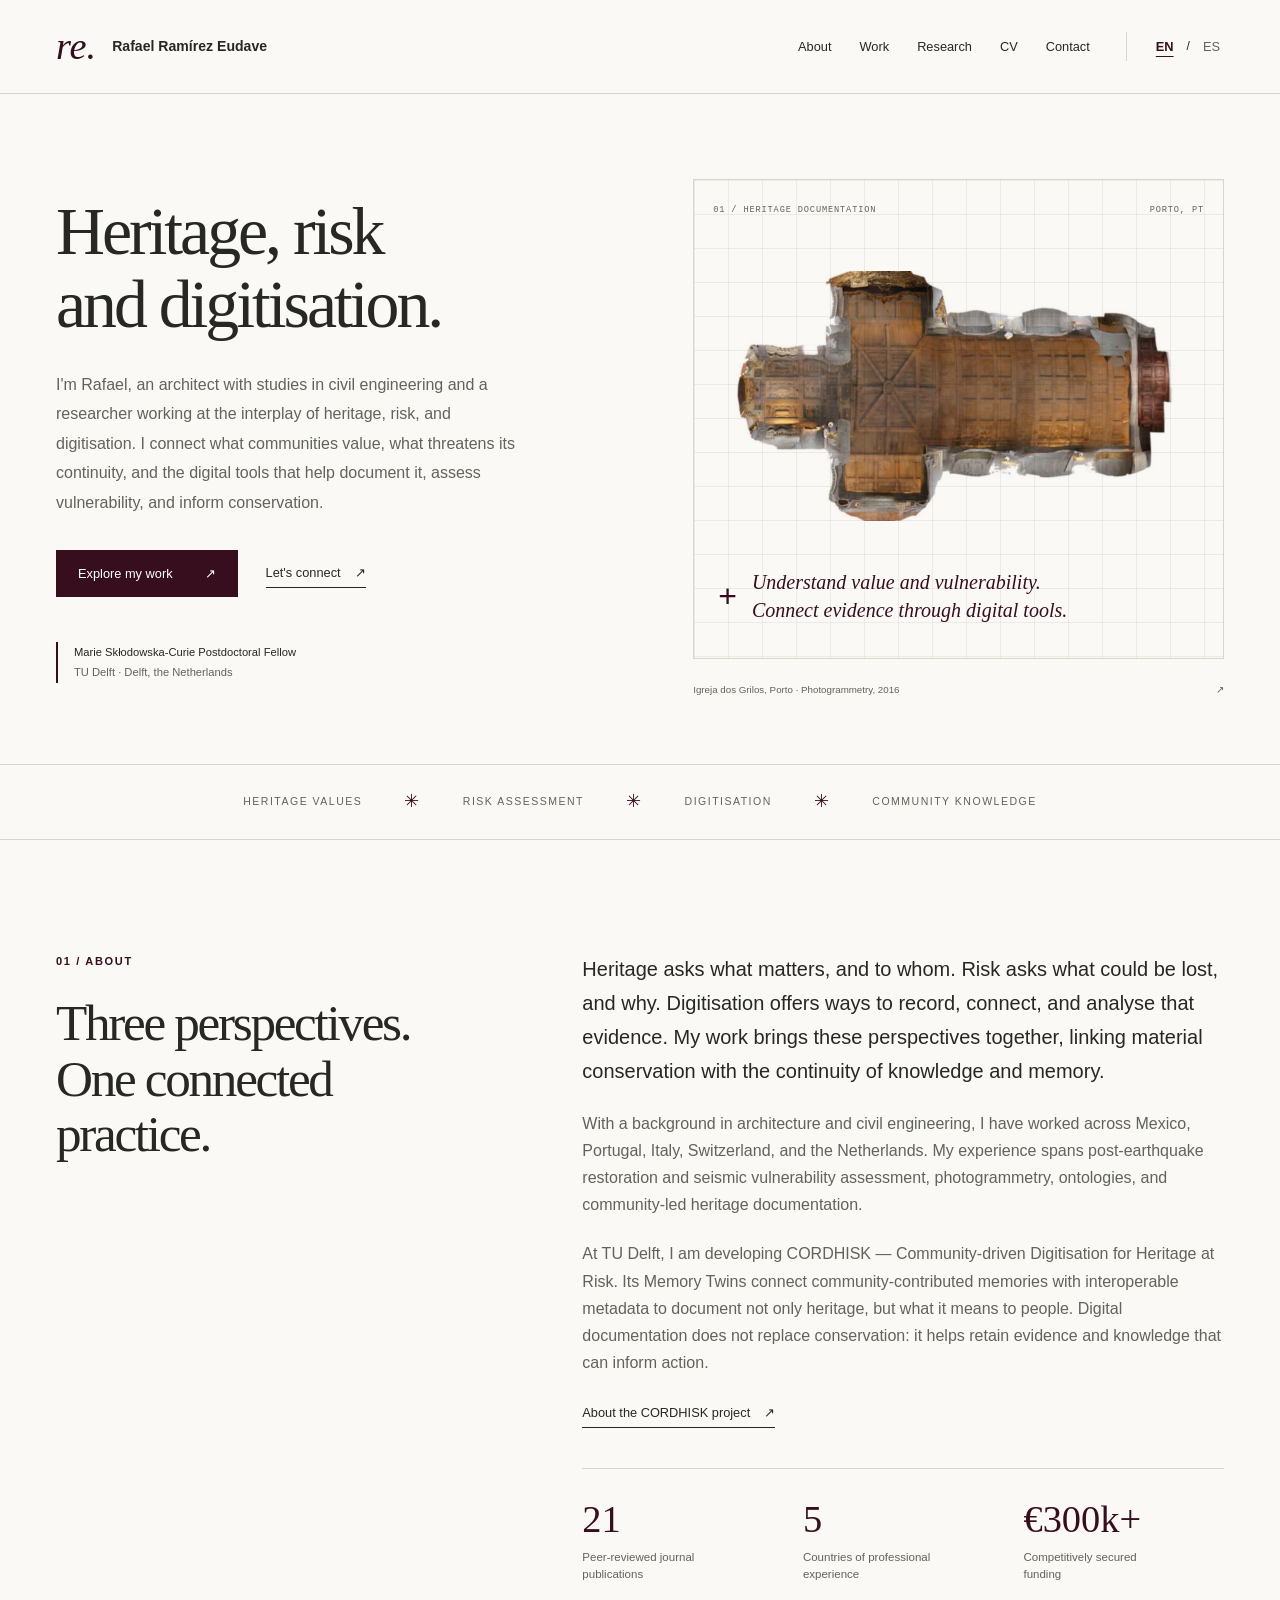
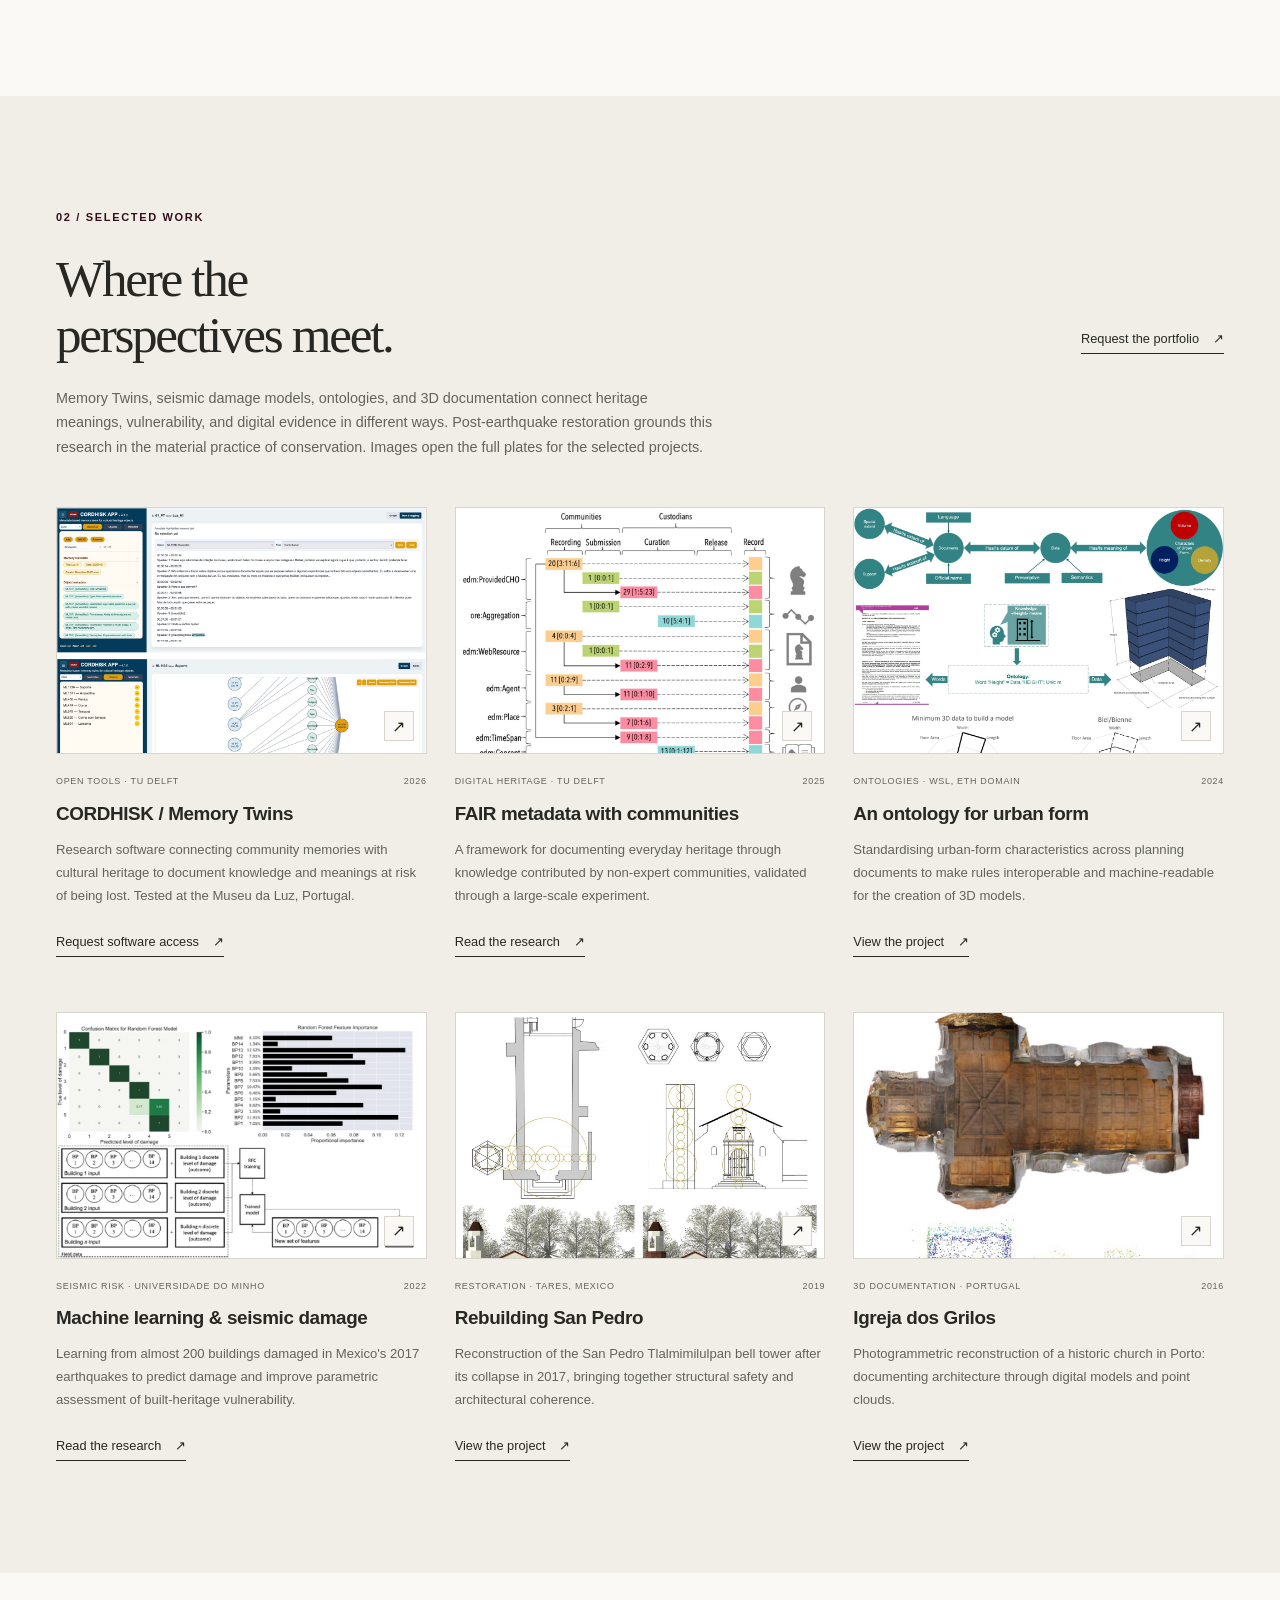
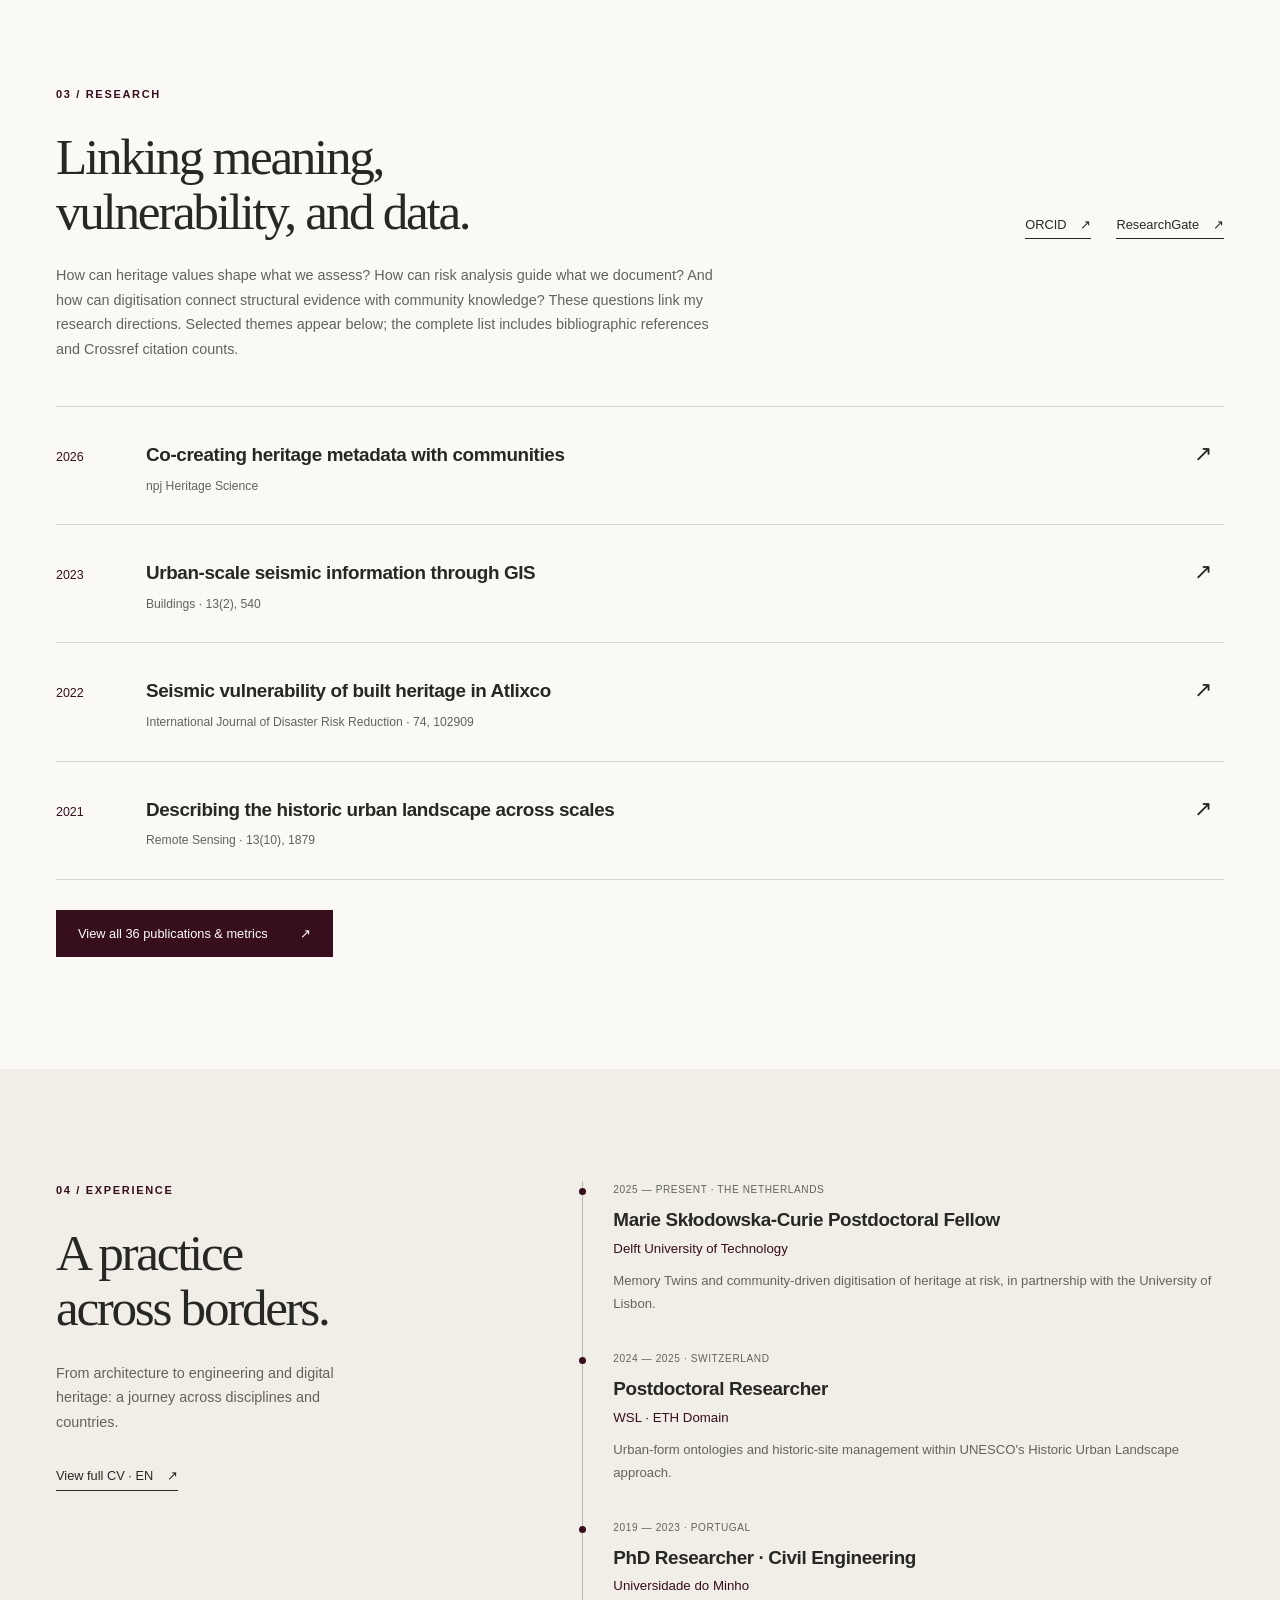
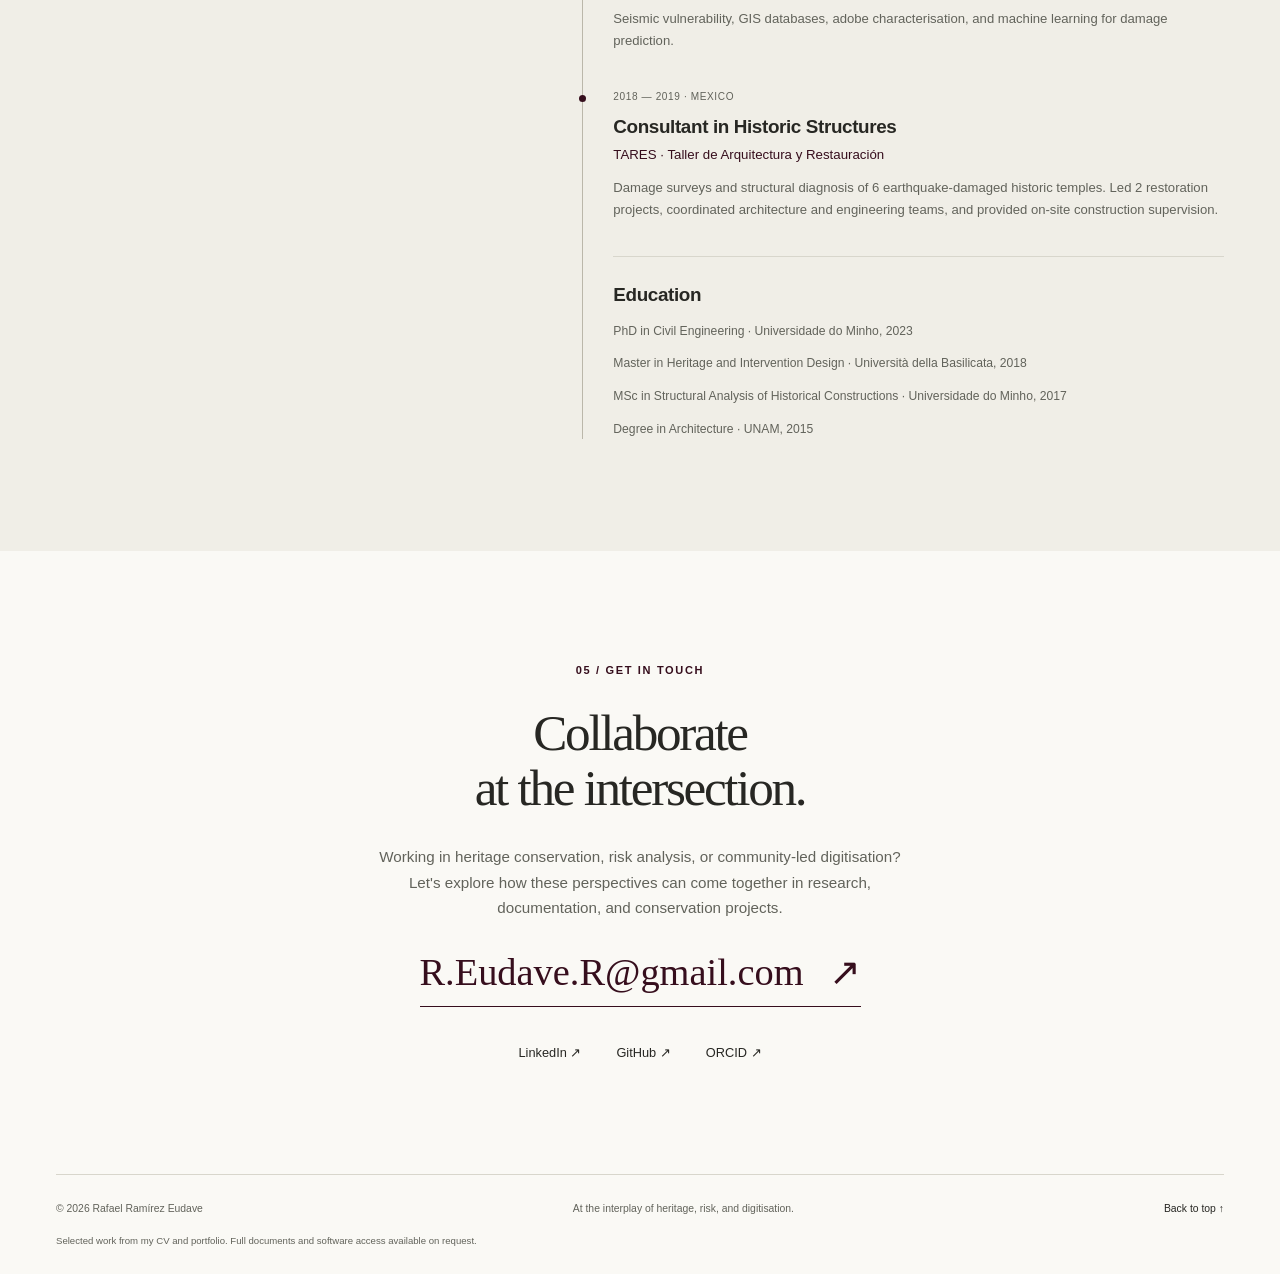
<file: index.html>
<!doctype html>
<html lang="en">
<head>
  <meta charset="utf-8">
  <meta name="viewport" content="width=device-width, initial-scale=1">
  <title>Rafael Ramírez Eudave | Heritage, risk &amp; digitisation</title>
  <meta name="description" content="Rafael Ramírez Eudave is an architect with studies in civil engineering, researching the interplay of heritage, risk, and digitisation at TU Delft.">
  <meta name="theme-color" content="#360e1d">
  <meta property="og:title" content="Rafael Ramírez Eudave | Heritage, risk &amp; digitisation">
  <meta property="og:description" content="Architect with studies in civil engineering, connecting heritage values, risk assessment, and digitisation to inform conservation.">
  <meta property="og:type" content="website">
  <meta property="og:url" content="https://r-eudave.github.io/">
  <meta property="og:image" content="https://r-eudave.github.io/assets/heritage-model.jpg">
  <meta property="og:image:alt" content="Photogrammetric reconstruction of the Igreja dos Grilos in Porto">
  <link rel="canonical" href="https://r-eudave.github.io/">
  <link rel="alternate" hreflang="en" href="https://r-eudave.github.io/?lang=en">
  <link rel="alternate" hreflang="es" href="https://r-eudave.github.io/?lang=es">
  <link rel="alternate" hreflang="x-default" href="https://r-eudave.github.io/">
  <link rel="icon" href="assets/favicon.svg" type="image/svg+xml">
  <link rel="stylesheet" href="styles.css">
  <script src="script.js" defer></script>
</head>
<body>
  <a class="skip-link" href="#main" data-es="Saltar al contenido">Skip to content</a>
  <header class="site-header">
    <a class="wordmark" href="#home" aria-label="Rafael Ramírez Eudave"><span class="monogram" aria-hidden="true">re.</span><span>Rafael Ramírez Eudave</span></a>
    <nav aria-label="Main navigation" data-es-aria="Navegación principal">
      <a href="#about" data-es="Perfil">About</a>
      <a href="#work" data-es="Proyectos">Work</a>
      <a href="#research" data-es="Investigación">Research</a>
      <a href="cv.html" data-local-page data-es="CV">CV</a>
      <a href="#contact" data-es="Contacto">Contact</a>
    </nav>
    <div class="language-switch" role="group" aria-label="Language" data-es-aria="Idioma">
      <a href="?lang=en" lang="en" hreflang="en" data-language="en" aria-current="true">EN</a>
      <span aria-hidden="true">/</span>
      <a href="?lang=es" lang="es" hreflang="es" data-language="es">ES</a>
    </div>
  </header>

  <main id="main">
    <section class="hero section-wrap" id="home" aria-labelledby="hero-title">
      <div class="hero-copy">
        <h1 id="hero-title" data-es="Patrimonio, riesgo<br>y digitalización." data-translation-html>Heritage, risk<br>and digitisation.</h1>
        <p class="hero-description" data-es="Soy Rafael, arquitecto con estudios en ingeniería civil e investigador. Trabajo en la intersección entre patrimonio, riesgo y digitalización: conecto lo que las comunidades valoran, lo que amenaza su continuidad y las herramientas digitales que permiten documentarlo, analizarlo y orientar su conservación.">I'm Rafael, an architect with studies in civil engineering and a researcher working at the interplay of heritage, risk, and digitisation. I connect what communities value, what threatens its continuity, and the digital tools that help document it, assess vulnerability, and inform conservation.</p>
        <div class="hero-actions">
          <a class="button" href="#work"><span data-es="Explorar proyectos">Explore my work</span><span aria-hidden="true">↗</span></a>
          <a class="text-link" href="#contact"><span data-es="Hablemos">Let's connect</span><span aria-hidden="true">↗</span></a>
        </div>
        <div class="hero-affiliation"><span class="affiliation-rule" aria-hidden="true"></span><p><strong data-es="Investigador posdoctoral Marie Skłodowska-Curie">Marie Skłodowska-Curie Postdoctoral Fellow</strong><br><span data-es="TU Delft · Delft, Países Bajos">TU Delft · Delft, the Netherlands</span></p></div>
      </div>
      <figure class="hero-visual">
        <div class="drawing-label" aria-hidden="true"><span data-es="01 / DOCUMENTACIÓN DEL PATRIMONIO">01 / HERITAGE DOCUMENTATION</span><span>PORTO, PT</span></div>
        <img src="assets/heritage-model.jpg" width="1475" height="780" fetchpriority="high" alt="Photogrammetric reconstruction showing the interior of the Igreja dos Grilos in Porto" data-es-alt="Reconstrucción fotogramétrica del interior de la Igreja dos Grilos en Oporto">
        <div class="visual-note"><span class="crosshair" aria-hidden="true">+</span><span data-es="Comprender el valor y la vulnerabilidad.<br>Conectar las evidencias mediante lo digital." data-translation-html>Understand value and vulnerability.<br>Connect evidence through digital tools.</span></div>
        <figcaption><span data-es="Igreja dos Grilos, Oporto · Fotogrametría, 2016">Igreja dos Grilos, Porto · Photogrammetry, 2016</span><span aria-hidden="true">↗</span></figcaption>
      </figure>
    </section>

    <div class="discipline-strip" aria-label="Research interests" data-es-aria="Áreas de investigación">
      <span data-es="Valores patrimoniales">Heritage values</span><span aria-hidden="true">✳</span>
      <span data-es="Evaluación del riesgo">Risk assessment</span><span aria-hidden="true">✳</span>
      <span data-es="Digitalización">Digitisation</span><span aria-hidden="true">✳</span>
      <span data-es="Conocimiento de las comunidades">Community knowledge</span>
    </div>

    <section class="about section-wrap section-space" id="about" aria-labelledby="about-title">
      <div class="section-heading"><p class="eyebrow" data-es="01 / Perfil">01 / About</p><h2 id="about-title" data-es="Tres perspectivas.<br>Una práctica conectada." data-translation-html>Three perspectives.<br>One connected practice.</h2></div>
      <div class="about-content">
        <p class="lead" data-es="El patrimonio plantea qué importa y para quién. El riesgo, qué puede perderse y por qué. La digitalización aporta formas de registrar, relacionar y analizar esas evidencias. Mi trabajo reúne estas perspectivas para conectar la conservación material con la continuidad de los conocimientos y las memorias.">Heritage asks what matters, and to whom. Risk asks what could be lost, and why. Digitisation offers ways to record, connect, and analyse that evidence. My work brings these perspectives together, linking material conservation with the continuity of knowledge and memory.</p>
        <p data-es="Con formación en arquitectura e ingeniería civil, he trabajado en México, Portugal, Italia, Suiza y los Países Bajos. Mi experiencia abarca desde la restauración posterior a terremotos y el análisis de vulnerabilidad sísmica hasta la fotogrametría, las ontologías y la documentación del patrimonio con comunidades.">With a background in architecture and civil engineering, I have worked across Mexico, Portugal, Italy, Switzerland, and the Netherlands. My experience spans post-earthquake restoration and seismic vulnerability assessment, photogrammetry, ontologies, and community-led heritage documentation.</p>
        <p data-es="En TU Delft desarrollo CORDHISK — Community-driven Digitisation for Heritage at Risk. Sus gemelos de memoria conectan los recuerdos de las comunidades con metadatos interoperables para documentar no solo el patrimonio, sino también lo que significa para las personas. La documentación digital no sustituye a la conservación: contribuye a preservar evidencias y conocimientos que pueden orientar la acción.">At TU Delft, I am developing CORDHISK — Community-driven Digitisation for Heritage at Risk. Its Memory Twins connect community-contributed memories with interoperable metadata to document not only heritage, but what it means to people. Digital documentation does not replace conservation: it helps retain evidence and knowledge that can inform action.</p>
        <a class="text-link" href="https://doi.org/10.3030/101149833"><span data-es="Conocer el proyecto CORDHISK">About the CORDHISK project</span><span aria-hidden="true">↗</span></a>
        <dl class="facts">
          <div><dt>21</dt><dd data-es="Publicaciones en revistas científicas">Peer-reviewed journal publications</dd></div>
          <div><dt>5</dt><dd data-es="Países de experiencia profesional">Countries of professional experience</dd></div>
          <div><dt>€300k+</dt><dd data-es="Financiación competitiva obtenida">Competitively secured funding</dd></div>
        </dl>
      </div>
    </section>

    <section class="work-section section-space" id="work" aria-labelledby="work-title">
      <div class="section-wrap">
        <div class="section-top"><div><p class="eyebrow" data-es="02 / Proyectos seleccionados">02 / Selected work</p><h2 id="work-title" data-es="Donde se encuentran<br>las tres perspectivas." data-translation-html>Where the<br>perspectives meet.</h2></div><a class="text-link" href="mailto:R.Eudave.R@gmail.com?subject=Portfolio%20request"><span data-es="Solicitar el portafolio">Request the portfolio</span><span aria-hidden="true">↗</span></a></div>
        <p class="section-intro" data-es="Gemelos de memoria, modelos de daño sísmico, ontologías y documentación 3D: distintas formas de conectar los significados del patrimonio, su vulnerabilidad y las evidencias digitales. La restauración posterior a terremotos mantiene esta investigación vinculada a la práctica material de la conservación. Las imágenes abren las láminas completas de los proyectos seleccionados.">Memory Twins, seismic damage models, ontologies, and 3D documentation connect heritage meanings, vulnerability, and digital evidence in different ways. Post-earthquake restoration grounds this research in the material practice of conservation. Images open the full plates for the selected projects.</p>
        <div class="project-grid">
          <article class="project-card">
            <a class="project-image" href="assets/project-25.jpg"><img src="assets/project-25.jpg" width="1330" height="1600" loading="lazy" decoding="async" alt="Portfolio plate showing the CORDHISK browser interface" data-es-alt="Lámina del portafolio con la interfaz web de CORDHISK"><span class="image-arrow" aria-hidden="true">↗</span></a>
            <p class="project-meta"><span data-es="Herramientas abiertas · TU Delft">Open tools · TU Delft</span><span>2026</span></p>
            <h3>CORDHISK / Memory Twins</h3>
            <p data-es="Software de investigación que conecta los recuerdos de las comunidades con el patrimonio cultural, para documentar conocimientos y significados expuestos a la pérdida. Probado en el Museu da Luz, Portugal.">Research software connecting community memories with cultural heritage to document knowledge and meanings at risk of being lost. Tested at the Museu da Luz, Portugal.</p>
            <a class="text-link" href="mailto:R.Eudave.R@gmail.com?subject=CORDHISK%20software%20access"><span data-es="Solicitar acceso al software">Request software access</span><span aria-hidden="true">↗</span></a>
          </article>
          <article class="project-card">
            <a class="project-image" href="assets/project-24.jpg"><img src="assets/project-24.jpg" width="1184" height="1600" loading="lazy" decoding="async" alt="Diagrams and survey findings for community-created heritage metadata" data-es-alt="Diagramas y resultados de encuestas sobre metadatos patrimoniales creados con comunidades"><span class="image-arrow" aria-hidden="true">↗</span></a>
            <p class="project-meta"><span data-es="Patrimonio digital · TU Delft">Digital heritage · TU Delft</span><span>2025</span></p>
            <h3 data-es="Metadatos FAIR con comunidades">FAIR metadata with communities</h3>
            <p data-es="Un marco para documentar el patrimonio cotidiano a partir del conocimiento de comunidades no expertas, validado mediante un experimento a gran escala.">A framework for documenting everyday heritage through knowledge contributed by non-expert communities, validated through a large-scale experiment.</p>
            <a class="text-link" href="https://doi.org/10.1038/s40494-026-02706-1"><span data-es="Leer la investigación">Read the research</span><span aria-hidden="true">↗</span></a>
          </article>
          <article class="project-card">
            <a class="project-image" href="assets/project-22.jpg"><img src="assets/project-22.jpg" width="1324" height="1600" loading="lazy" decoding="async" alt="Ontology structure and diagrams describing urban-form regulations" data-es-alt="Estructura de la ontología y diagramas de normativas sobre forma urbana"><span class="image-arrow" aria-hidden="true">↗</span></a>
            <p class="project-meta"><span data-es="Ontologías · WSL, ámbito de las ETH">Ontologies · WSL, ETH Domain</span><span>2024</span></p>
            <h3 data-es="Una ontología de la forma urbana">An ontology for urban form</h3>
            <p data-es="Estandarización de las características de la forma urbana en documentos de planificación para hacer las reglas interoperables y legibles por máquinas en la creación de modelos 3D.">Standardising urban-form characteristics across planning documents to make rules interoperable and machine-readable for the creation of 3D models.</p>
            <a class="text-link" href="assets/project-22.jpg"><span data-es="Ver el proyecto">View the project</span><span aria-hidden="true">↗</span></a>
          </article>
          <article class="project-card">
            <a class="project-image" href="assets/project-20.jpg"><img src="assets/project-20.jpg" width="1037" height="1600" loading="lazy" decoding="async" alt="Machine-learning workflow and results for predicting seismic damage" data-es-alt="Proceso y resultados de aprendizaje automático para predecir daños sísmicos"><span class="image-arrow" aria-hidden="true">↗</span></a>
            <p class="project-meta"><span data-es="Riesgo sísmico · Universidade do Minho">Seismic risk · Universidade do Minho</span><span>2022</span></p>
            <h3 data-es="Aprendizaje automático y daños sísmicos">Machine learning &amp; seismic damage</h3>
            <p data-es="Aprender de casi 200 edificios dañados por los sismos de 2017 en México para predecir daños y mejorar la evaluación paramétrica de la vulnerabilidad del patrimonio construido.">Learning from almost 200 buildings damaged in Mexico's 2017 earthquakes to predict damage and improve parametric assessment of built-heritage vulnerability.</p>
            <a class="text-link" href="https://doi.org/10.1080/15583058.2023.2200739"><span data-es="Leer la investigación">Read the research</span><span aria-hidden="true">↗</span></a>
          </article>
          <article class="project-card">
            <a class="project-image" href="assets/project-16.jpg"><img src="assets/project-16.jpg" width="1368" height="1600" loading="lazy" decoding="async" alt="Architectural drawings and reconstruction photographs of the San Pedro Tlalmimilulpan bell tower" data-es-alt="Dibujos arquitectónicos y fotografías de la reconstrucción del campanario de San Pedro Tlalmimilulpan"><span class="image-arrow" aria-hidden="true">↗</span></a>
            <p class="project-meta"><span data-es="Restauración · TARES, México">Restoration · TARES, Mexico</span><span>2019</span></p>
            <h3 data-es="Reconstruir San Pedro">Rebuilding San Pedro</h3>
            <p data-es="Reconstrucción del campanario de San Pedro Tlalmimilulpan tras su colapso en 2017, integrando seguridad estructural y coherencia arquitectónica.">Reconstruction of the San Pedro Tlalmimilulpan bell tower after its collapse in 2017, bringing together structural safety and architectural coherence.</p>
            <a class="text-link" href="assets/project-16.jpg"><span data-es="Ver el proyecto">View the project</span><span aria-hidden="true">↗</span></a>
          </article>
          <article class="project-card">
            <a class="project-image" href="assets/project-10.jpg"><img src="assets/project-10.jpg" width="1368" height="1600" loading="lazy" decoding="async" alt="Photogrammetric model and point cloud of the Igreja dos Grilos in Porto" data-es-alt="Modelo fotogramétrico y nube de puntos de la Igreja dos Grilos en Oporto"><span class="image-arrow" aria-hidden="true">↗</span></a>
            <p class="project-meta"><span data-es="Documentación 3D · Portugal">3D documentation · Portugal</span><span>2016</span></p>
            <h3>Igreja dos Grilos</h3>
            <p data-es="Reconstrucción fotogramétrica de una iglesia histórica de Oporto: documentar la arquitectura mediante modelos digitales y nubes de puntos.">Photogrammetric reconstruction of a historic church in Porto: documenting architecture through digital models and point clouds.</p>
            <a class="text-link" href="assets/project-10.jpg"><span data-es="Ver el proyecto">View the project</span><span aria-hidden="true">↗</span></a>
          </article>
        </div>
      </div>
    </section>

    <section class="research section-wrap section-space" id="research" aria-labelledby="research-title">
      <div class="section-top"><div><p class="eyebrow" data-es="03 / Investigación">03 / Research</p><h2 id="research-title" data-es="Conectar significados,<br>vulnerabilidad y datos." data-translation-html>Linking meaning,<br>vulnerability, and data.</h2></div><div class="research-profiles"><a class="text-link" href="https://orcid.org/0000-0003-0733-6685">ORCID <span aria-hidden="true">↗</span></a><a class="text-link" href="https://www.researchgate.net/profile/Rafael-Ramirez-Eudave">ResearchGate <span aria-hidden="true">↗</span></a></div></div>
      <p class="section-intro" data-es="¿Cómo pueden los valores patrimoniales orientar lo que evaluamos? ¿Cómo puede el análisis del riesgo orientar lo que documentamos? ¿Y cómo puede la digitalización conectar las evidencias estructurales con el conocimiento de las comunidades? Estas preguntas articulan mis líneas de investigación. A continuación se presentan temas seleccionados; la lista completa incluye referencias bibliográficas y citas de Crossref.">How can heritage values shape what we assess? How can risk analysis guide what we document? And how can digitisation connect structural evidence with community knowledge? These questions link my research directions. Selected themes appear below; the complete list includes bibliographic references and Crossref citation counts.</p>
      <div class="research-list">
        <a class="research-row" href="https://doi.org/10.1038/s40494-026-02706-1"><span class="research-year">2026</span><div><h3 data-es="Co-creación de metadatos patrimoniales con comunidades">Co-creating heritage metadata with communities</h3><p>npj Heritage Science</p></div><span class="row-arrow" aria-hidden="true">↗</span></a>
        <a class="research-row" href="https://doi.org/10.3390/buildings13020540"><span class="research-year">2023</span><div><h3 data-es="Información sísmica a escala urbana mediante SIG">Urban-scale seismic information through GIS</h3><p>Buildings · 13(2), 540</p></div><span class="row-arrow" aria-hidden="true">↗</span></a>
        <a class="research-row" href="https://doi.org/10.1016/j.ijdrr.2022.102909"><span class="research-year">2022</span><div><h3 data-es="Vulnerabilidad sísmica del patrimonio construido en Atlixco">Seismic vulnerability of built heritage in Atlixco</h3><p>International Journal of Disaster Risk Reduction · 74, 102909</p></div><span class="row-arrow" aria-hidden="true">↗</span></a>
        <a class="research-row" href="https://doi.org/10.3390/rs13101879"><span class="research-year">2021</span><div><h3 data-es="Describir el paisaje urbano histórico a distintas escalas">Describing the historic urban landscape across scales</h3><p>Remote Sensing · 13(10), 1879</p></div><span class="row-arrow" aria-hidden="true">↗</span></a>
      </div>
      <p class="publication-cta"><a class="button" href="publications.html" data-local-page><span data-es="Ver las 36 publicaciones y sus métricas">View all 36 publications &amp; metrics</span><span aria-hidden="true">↗</span></a></p>
    </section>

    <section class="experience-section section-space" id="experience" aria-labelledby="experience-title">
      <div class="section-wrap experience">
        <div><p class="eyebrow" data-es="04 / Trayectoria">04 / Experience</p><h2 id="experience-title" data-es="Una práctica<br>sin fronteras." data-translation-html>A practice<br>across borders.</h2><p data-es="De la arquitectura a la ingeniería y al patrimonio digital: una trayectoria entre disciplinas y países.">From architecture to engineering and digital heritage: a journey across disciplines and countries.</p><a class="text-link" href="cv.html" data-local-page><span data-es="Consultar CV completo · EN">View full CV · EN</span><span aria-hidden="true">↗</span></a></div>
        <div class="timeline">
          <article><p class="timeline-date" data-es="2025 — Actualidad · Países Bajos">2025 — Present · the Netherlands</p><h3 data-es="Investigador posdoctoral Marie Skłodowska-Curie">Marie Skłodowska-Curie Postdoctoral Fellow</h3><p class="institution">Delft University of Technology</p><p data-es="Gemelos de memoria y digitalización del patrimonio en riesgo con comunidades, en colaboración con la Universidade de Lisboa.">Memory Twins and community-driven digitisation of heritage at risk, in partnership with the University of Lisbon.</p></article>
          <article><p class="timeline-date" data-es="2024 — 2025 · Suiza">2024 — 2025 · Switzerland</p><h3 data-es="Investigador posdoctoral">Postdoctoral Researcher</h3><p class="institution">WSL · ETH Domain</p><p data-es="Ontologías de la forma urbana y gestión de sitios históricos en el marco del Paisaje Urbano Histórico de la UNESCO.">Urban-form ontologies and historic-site management within UNESCO's Historic Urban Landscape approach.</p></article>
          <article><p class="timeline-date">2019 — 2023 · Portugal</p><h3 data-es="Investigador doctoral · Ingeniería Civil">PhD Researcher · Civil Engineering</h3><p class="institution">Universidade do Minho</p><p data-es="Vulnerabilidad sísmica, bases de datos SIG, caracterización del adobe y aprendizaje automático para predecir daños.">Seismic vulnerability, GIS databases, adobe characterisation, and machine learning for damage prediction.</p></article>
          <article><p class="timeline-date" data-es="2018 — 2019 · México">2018 — 2019 · Mexico</p><h3 data-es="Consultor en estructuras históricas">Consultant in Historic Structures</h3><p class="institution">TARES · Taller de Arquitectura y Restauración</p><p data-es="Levantamiento de daños y diagnóstico estructural de 6 templos históricos afectados por sismos. Dirección de 2 proyectos de restauración, coordinación de equipos de arquitectura e ingeniería y residencia de obra.">Damage surveys and structural diagnosis of 6 earthquake-damaged historic temples. Led 2 restoration projects, coordinated architecture and engineering teams, and provided on-site construction supervision.</p></article>
          <div class="education"><h3 data-es="Formación">Education</h3><p data-es="Doctorado en Ingeniería Civil · Universidade do Minho, 2023">PhD in Civil Engineering · Universidade do Minho, 2023</p><p data-es="Máster en Patrimonio y Proyecto · Università della Basilicata, 2018">Master in Heritage and Intervention Design · Università della Basilicata, 2018</p><p data-es="Máster en Análisis Estructural de Construcciones Históricas · Universidade do Minho, 2017">MSc in Structural Analysis of Historical Constructions · Universidade do Minho, 2017</p><p data-es="Licenciatura en Arquitectura · UNAM, 2015">Degree in Architecture · UNAM, 2015</p></div>
        </div>
      </div>
    </section>

    <section class="contact section-wrap section-space" id="contact" aria-labelledby="contact-title">
      <p class="eyebrow" data-es="05 / Contacto">05 / Get in touch</p>
      <h2 id="contact-title" data-es="Colaboremos<br>en la intersección." data-translation-html>Collaborate<br>at the intersection.</h2>
      <p data-es="¿Trabajas en conservación del patrimonio, análisis del riesgo o digitalización con comunidades? Exploremos cómo conectar estas perspectivas en proyectos de investigación, documentación y conservación.">Working in heritage conservation, risk analysis, or community-led digitisation? Let's explore how these perspectives can come together in research, documentation, and conservation projects.</p>
      <a class="contact-email" href="mailto:R.Eudave.R@gmail.com">R.Eudave.R@gmail.com <span aria-hidden="true">↗</span></a>
      <div class="contact-links"><a href="https://nl.linkedin.com/in/reudave">LinkedIn <span aria-hidden="true">↗</span></a><a href="https://github.com/r-eudave">GitHub <span aria-hidden="true">↗</span></a><a href="https://orcid.org/0000-0003-0733-6685">ORCID <span aria-hidden="true">↗</span></a></div>
    </section>
  </main>

  <footer class="site-footer section-wrap">
    <p>© <span id="year">2026</span> Rafael Ramírez Eudave</p>
    <p data-es="En la intersección del patrimonio, el riesgo y la digitalización.">At the interplay of heritage, risk, and digitisation.</p>
    <a href="#home"><span data-es="Volver arriba">Back to top</span> ↑</a>
    <p class="source-credit" data-es="Una selección de mi CV y portafolio. Documentos completos y acceso al software disponibles bajo solicitud.">Selected work from my CV and portfolio. Full documents and software access available on request.</p>
  </footer>
  <noscript><p class="noscript-note">This page is available in English without JavaScript. Enable JavaScript to use the Spanish version. / Esta página está disponible en inglés sin JavaScript. Activa JavaScript para ver la versión en español.</p></noscript>
</body>
</html>
</file>
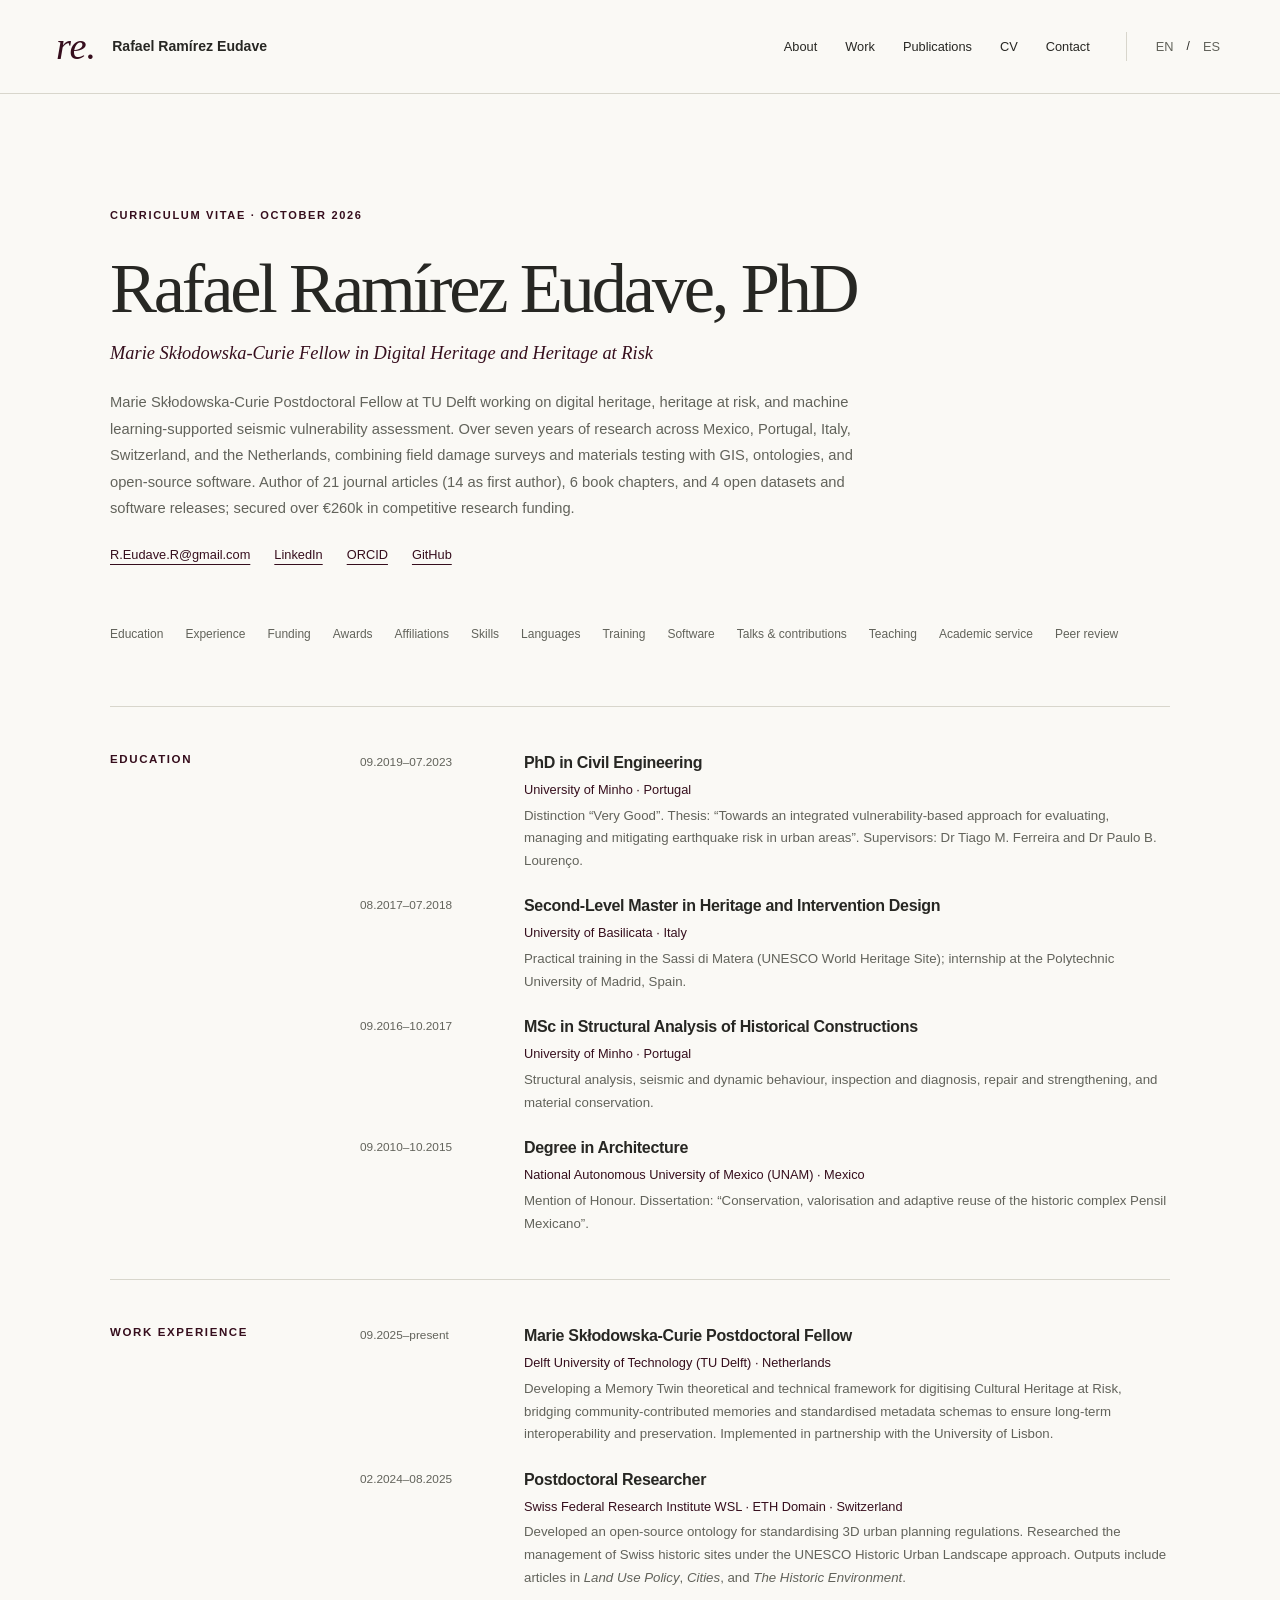
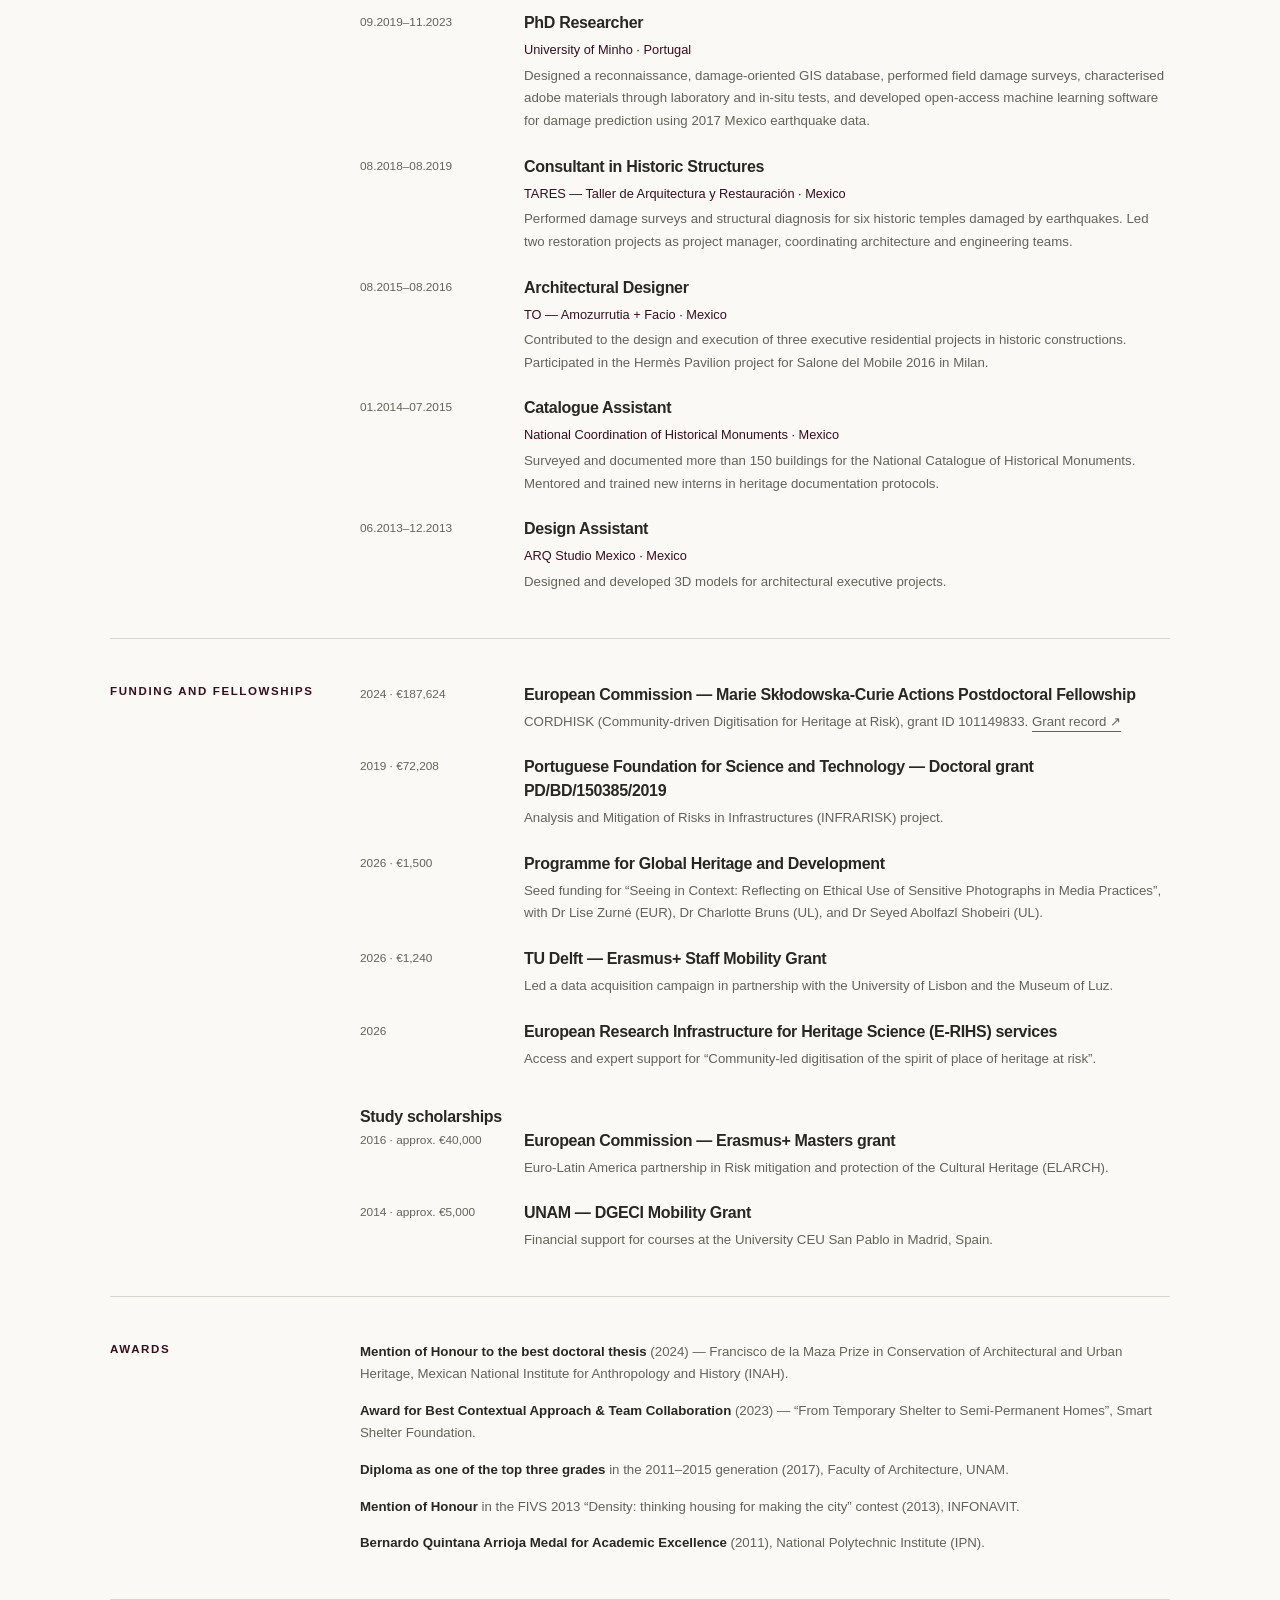
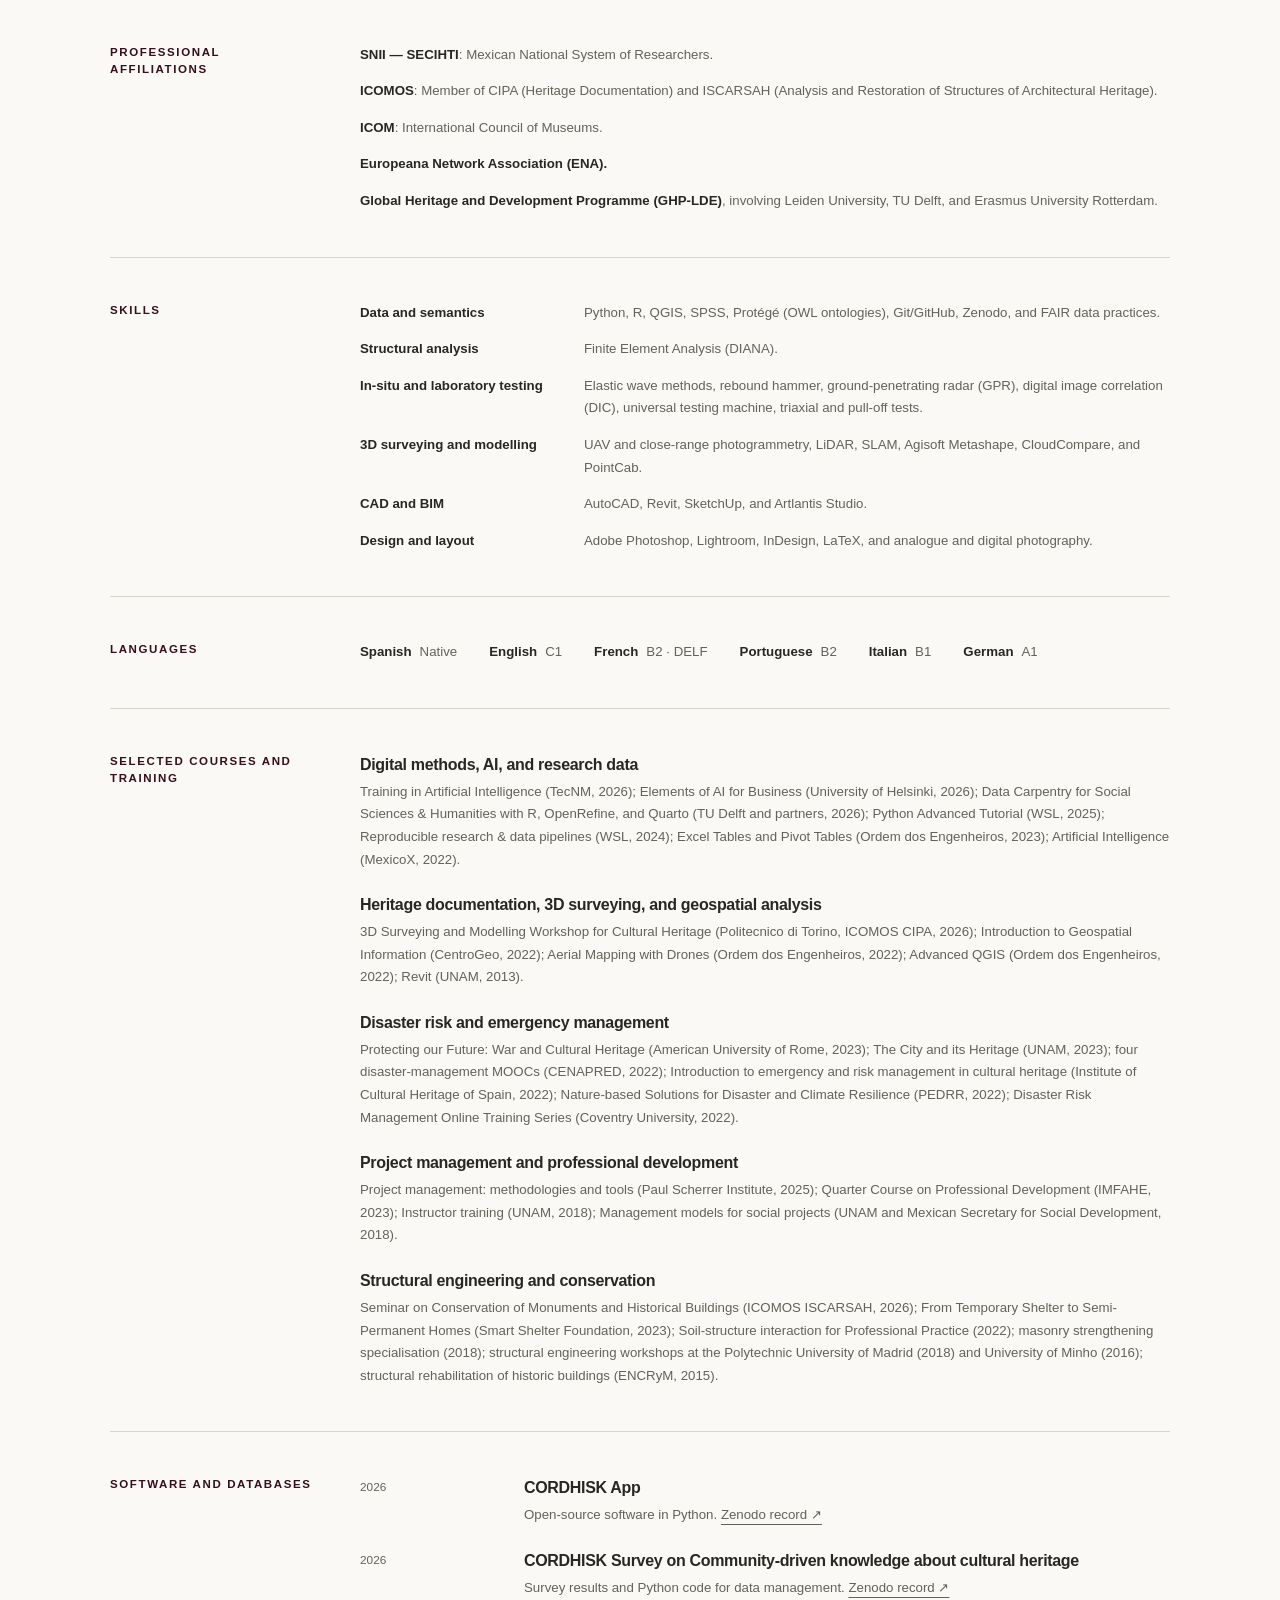
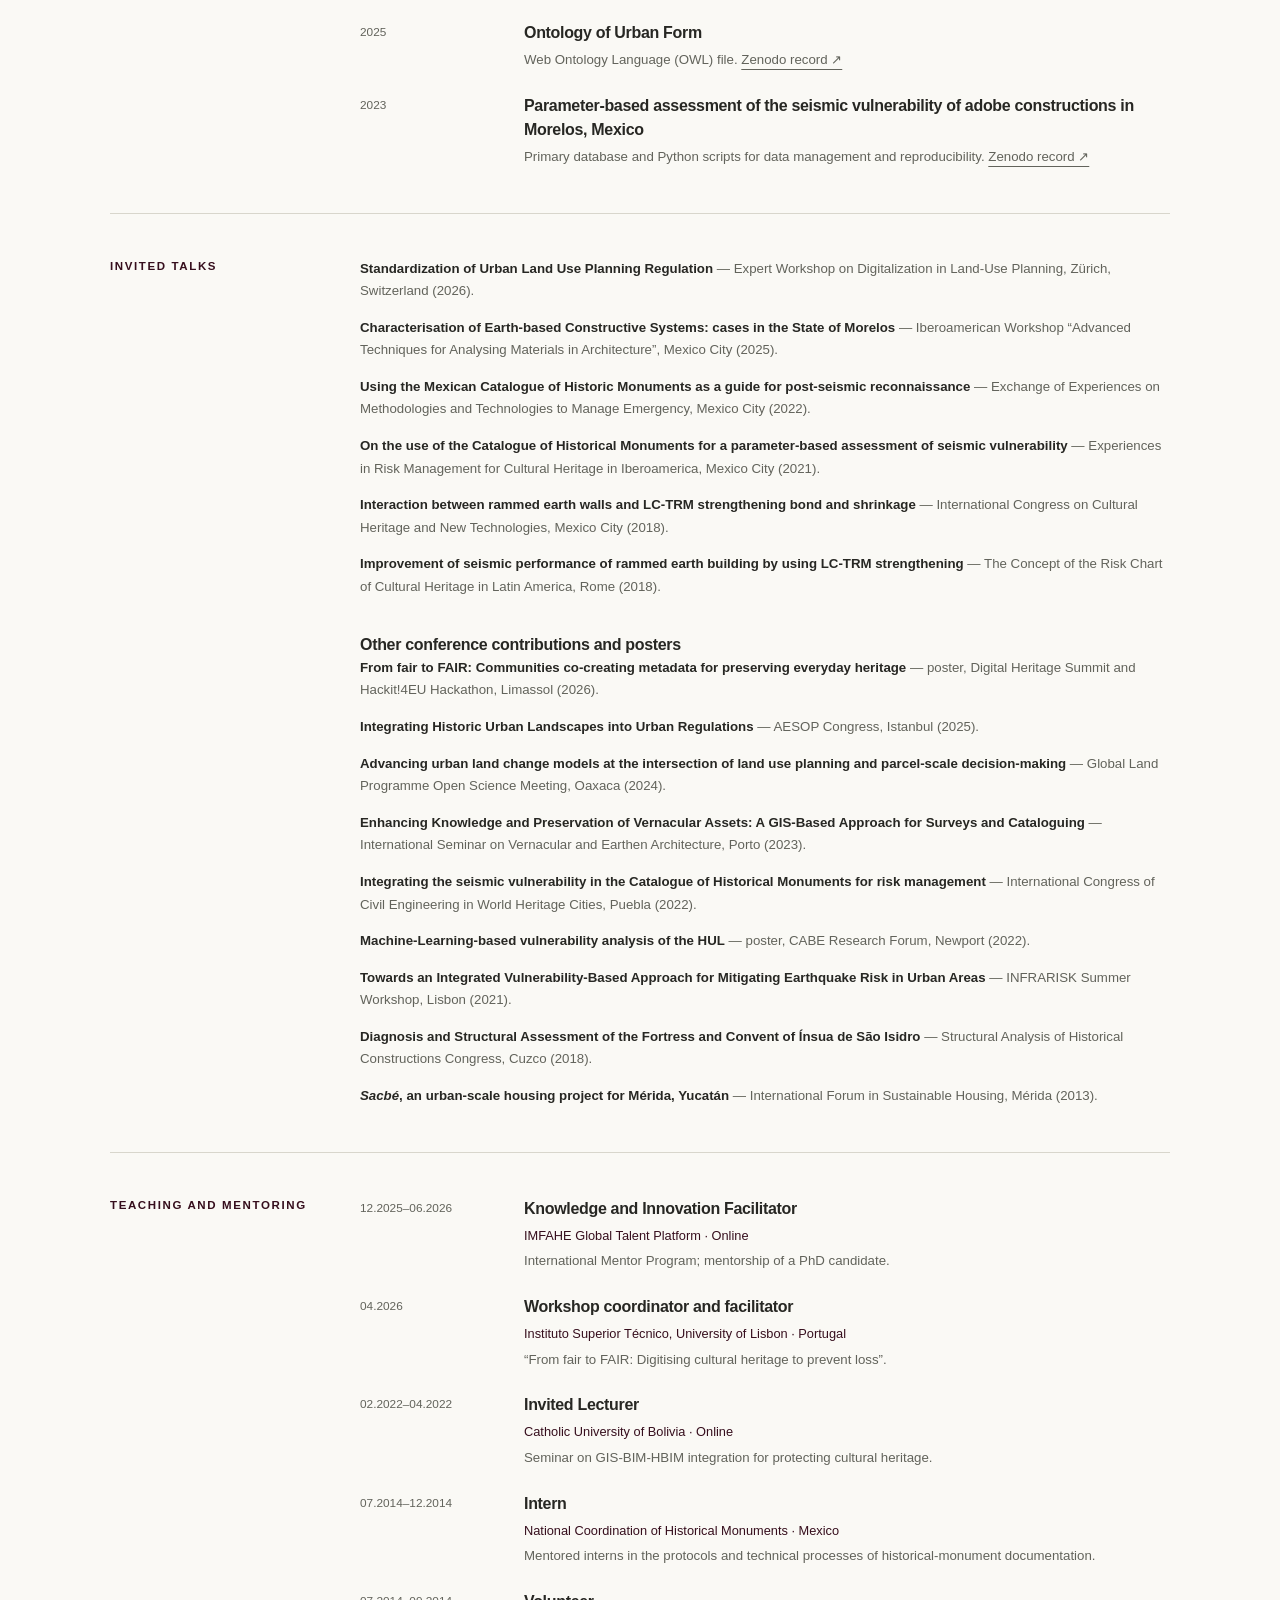
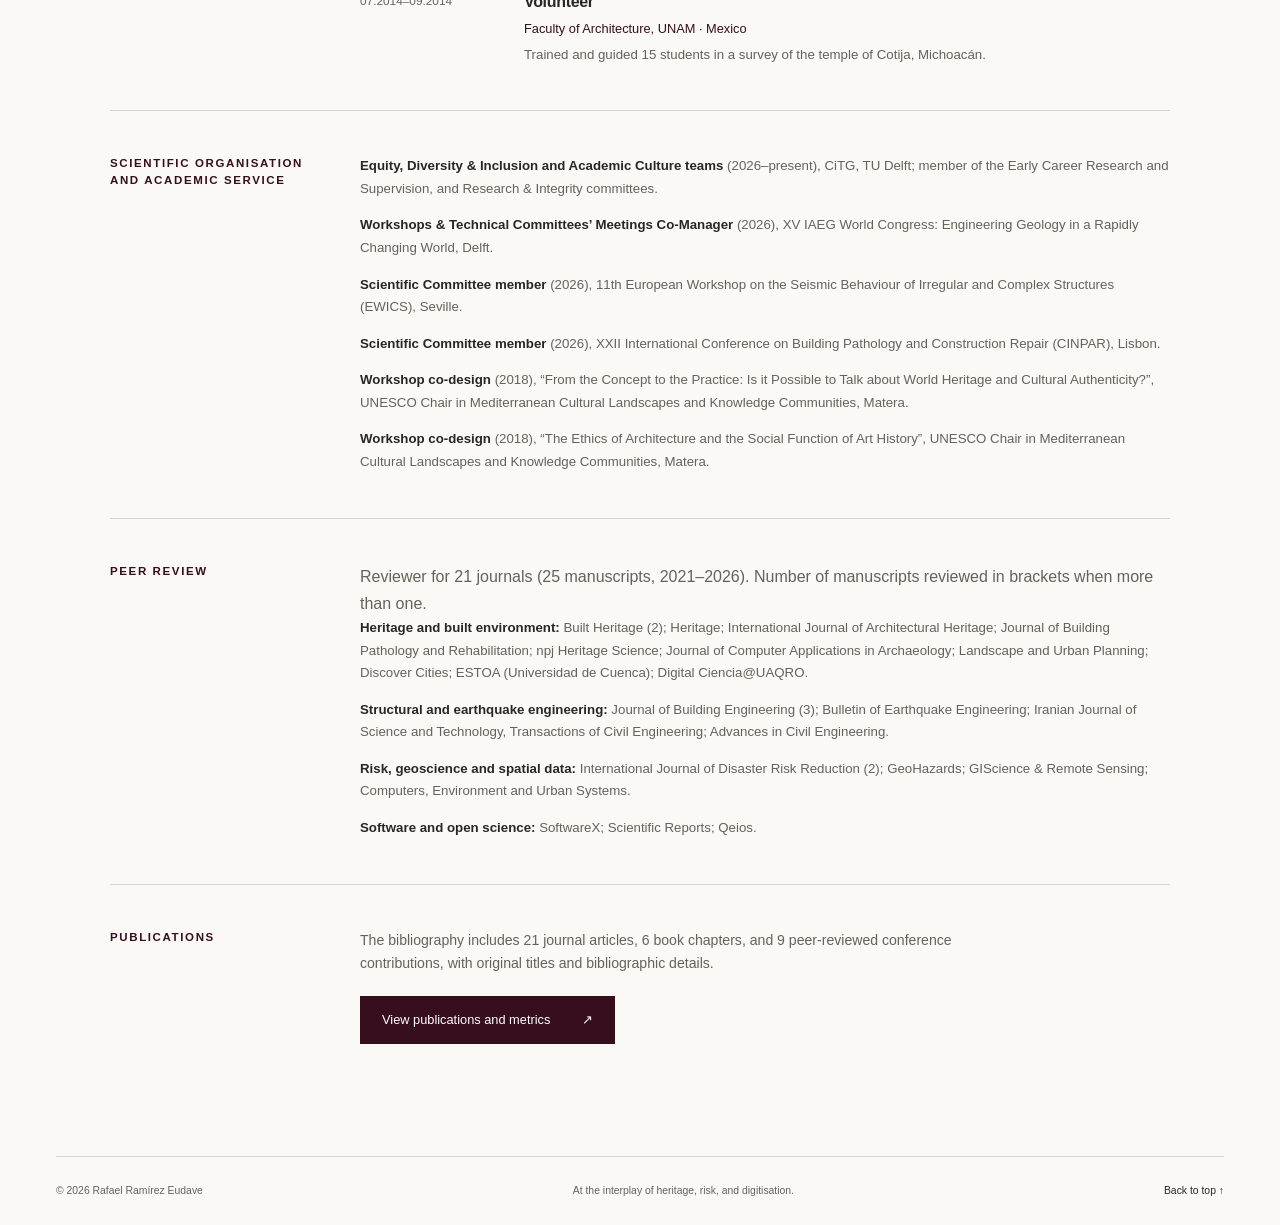
<file: cv.html>
<!doctype html>
<html lang="en">
<head>
  <meta charset="utf-8">
  <meta name="viewport" content="width=device-width, initial-scale=1">
  <title>Curriculum vitae | Rafael Ramírez Eudave</title>
  <meta name="description" content="Curriculum vitae of Rafael Ramírez Eudave: education, research experience, funding, awards, skills, talks, software, and academic service.">
  <meta name="theme-color" content="#360e1d">
  <meta property="og:title" content="Curriculum vitae | Rafael Ramírez Eudave">
  <meta property="og:description" content="Academic and professional curriculum vitae of Rafael Ramírez Eudave.">
  <meta property="og:type" content="website">
  <meta property="og:url" content="https://r-eudave.github.io/cv.html">
  <meta property="og:image" content="https://r-eudave.github.io/assets/heritage-model.jpg">
  <link rel="canonical" href="https://r-eudave.github.io/cv.html">
  <link rel="icon" href="assets/favicon.svg" type="image/svg+xml">
  <link rel="stylesheet" href="styles.css">
</head>
<body data-page="cv">
  <a class="skip-link" href="#main">Skip to content</a>
  <header class="site-header">
    <a class="wordmark" href="index.html" aria-label="Rafael Ramírez Eudave homepage"><span class="monogram" aria-hidden="true">re.</span><span>Rafael Ramírez Eudave</span></a>
    <nav aria-label="Main navigation">
      <a href="index.html#about">About</a>
      <a href="index.html#work">Work</a>
      <a href="publications.html">Publications</a>
      <a href="cv.html" aria-current="page">CV</a>
      <a href="index.html#contact">Contact</a>
    </nav>
    <div class="language-switch" role="group" aria-label="Homepage language">
      <a href="index.html?lang=en" lang="en" hreflang="en">EN</a>
      <span aria-hidden="true">/</span>
      <a href="index.html?lang=es" lang="es" hreflang="es">ES</a>
    </div>
  </header>

  <main class="section-wrap section-space cv-page" id="main">
    <section class="cv-intro" aria-labelledby="cv-title">
      <p class="eyebrow">Curriculum vitae · October 2026</p>
      <h1 id="cv-title">Rafael Ramírez Eudave, PhD</h1>
      <p class="cv-subtitle">Marie Skłodowska-Curie Fellow in Digital Heritage and Heritage at Risk</p>
      <p class="cv-summary">Marie Skłodowska-Curie Postdoctoral Fellow at TU Delft working on digital heritage, heritage at risk, and machine learning-supported seismic vulnerability assessment. Over seven years of research across Mexico, Portugal, Italy, Switzerland, and the Netherlands, combining field damage surveys and materials testing with GIS, ontologies, and open-source software. Author of 21 journal articles (14 as first author), 6 book chapters, and 4 open datasets and software releases; secured over €260k in competitive research funding.</p>
      <div class="cv-contact">
        <a href="mailto:R.Eudave.R@gmail.com">R.Eudave.R@gmail.com</a>
        <a href="https://www.linkedin.com/in/reudave">LinkedIn</a>
        <a href="https://orcid.org/0000-0003-0733-6685">ORCID</a>
        <a href="https://github.com/REudR">GitHub</a>
      </div>
    </section>


    <nav class="cv-toc" aria-label="CV sections">
      <a href="#education">Education</a><a href="#experience">Experience</a>
      <a href="#funding">Funding</a><a href="#awards">Awards</a>
      <a href="#affiliations">Affiliations</a><a href="#skills">Skills</a>
      <a href="#languages">Languages</a><a href="#training">Training</a>
      <a href="#software">Software</a><a href="#talks">Talks &amp; contributions</a>
      <a href="#teaching">Teaching</a><a href="#service">Academic service</a>
      <a href="#reviewing">Peer review</a>
    </nav>

    <section class="cv-section" id="education">
      <h2>Education</h2>
      <div class="cv-list">
        <article class="cv-entry"><div class="cv-entry-heading"><h3>PhD in Civil Engineering</h3><time>09.2019–07.2023</time></div><p class="cv-institution">University of Minho · Portugal</p><p>Distinction “Very Good”. Thesis: “Towards an integrated vulnerability-based approach for evaluating, managing and mitigating earthquake risk in urban areas”. Supervisors: Dr Tiago M. Ferreira and Dr Paulo B. Lourenço.</p></article>
        <article class="cv-entry"><div class="cv-entry-heading"><h3>Second-Level Master in Heritage and Intervention Design</h3><time>08.2017–07.2018</time></div><p class="cv-institution">University of Basilicata · Italy</p><p>Practical training in the Sassi di Matera (UNESCO World Heritage Site); internship at the Polytechnic University of Madrid, Spain.</p></article>
        <article class="cv-entry"><div class="cv-entry-heading"><h3>MSc in Structural Analysis of Historical Constructions</h3><time>09.2016–10.2017</time></div><p class="cv-institution">University of Minho · Portugal</p><p>Structural analysis, seismic and dynamic behaviour, inspection and diagnosis, repair and strengthening, and material conservation.</p></article>
        <article class="cv-entry"><div class="cv-entry-heading"><h3>Degree in Architecture</h3><time>09.2010–10.2015</time></div><p class="cv-institution">National Autonomous University of Mexico (UNAM) · Mexico</p><p>Mention of Honour. Dissertation: “Conservation, valorisation and adaptive reuse of the historic complex Pensil Mexicano”.</p></article>
      </div>
    </section>

    <section class="cv-section" id="experience">
      <h2>Work experience</h2>
      <div class="cv-list">
        <article class="cv-entry"><div class="cv-entry-heading"><h3>Marie Skłodowska-Curie Postdoctoral Fellow</h3><time>09.2025–present</time></div><p class="cv-institution">Delft University of Technology (TU Delft) · Netherlands</p><p>Developing a Memory Twin theoretical and technical framework for digitising Cultural Heritage at Risk, bridging community-contributed memories and standardised metadata schemas to ensure long-term interoperability and preservation. Implemented in partnership with the University of Lisbon.</p></article>
        <article class="cv-entry"><div class="cv-entry-heading"><h3>Postdoctoral Researcher</h3><time>02.2024–08.2025</time></div><p class="cv-institution">Swiss Federal Research Institute WSL · ETH Domain · Switzerland</p><p>Developed an open-source ontology for standardising 3D urban planning regulations. Researched the management of Swiss historic sites under the UNESCO Historic Urban Landscape approach. Outputs include articles in <i>Land Use Policy</i>, <i>Cities</i>, and <i>The Historic Environment</i>.</p></article>
        <article class="cv-entry"><div class="cv-entry-heading"><h3>PhD Researcher</h3><time>09.2019–11.2023</time></div><p class="cv-institution">University of Minho · Portugal</p><p>Designed a reconnaissance, damage-oriented GIS database, performed field damage surveys, characterised adobe materials through laboratory and in-situ tests, and developed open-access machine learning software for damage prediction using 2017 Mexico earthquake data.</p></article>
        <article class="cv-entry"><div class="cv-entry-heading"><h3>Consultant in Historic Structures</h3><time>08.2018–08.2019</time></div><p class="cv-institution">TARES — Taller de Arquitectura y Restauración · Mexico</p><p>Performed damage surveys and structural diagnosis for six historic temples damaged by earthquakes. Led two restoration projects as project manager, coordinating architecture and engineering teams.</p></article>
        <article class="cv-entry"><div class="cv-entry-heading"><h3>Architectural Designer</h3><time>08.2015–08.2016</time></div><p class="cv-institution">TO — Amozurrutia + Facio · Mexico</p><p>Contributed to the design and execution of three executive residential projects in historic constructions. Participated in the Hermès Pavilion project for Salone del Mobile 2016 in Milan.</p></article>
        <article class="cv-entry"><div class="cv-entry-heading"><h3>Catalogue Assistant</h3><time>01.2014–07.2015</time></div><p class="cv-institution">National Coordination of Historical Monuments · Mexico</p><p>Surveyed and documented more than 150 buildings for the National Catalogue of Historical Monuments. Mentored and trained new interns in heritage documentation protocols.</p></article>
        <article class="cv-entry"><div class="cv-entry-heading"><h3>Design Assistant</h3><time>06.2013–12.2013</time></div><p class="cv-institution">ARQ Studio Mexico · Mexico</p><p>Designed and developed 3D models for architectural executive projects.</p></article>
      </div>
    </section>

    <section class="cv-section" id="funding">
      <h2>Funding and fellowships</h2>
      <div class="cv-list">
        <article class="cv-entry"><div class="cv-entry-heading"><h3>European Commission — Marie Skłodowska-Curie Actions Postdoctoral Fellowship</h3><time>2024 · €187,624</time></div><p>CORDHISK (Community-driven Digitisation for Heritage at Risk), grant ID 101149833. <a href="https://doi.org/10.3030/101149833">Grant record ↗</a></p></article>
        <article class="cv-entry"><div class="cv-entry-heading"><h3>Portuguese Foundation for Science and Technology — Doctoral grant PD/BD/150385/2019</h3><time>2019 · €72,208</time></div><p>Analysis and Mitigation of Risks in Infrastructures (INFRARISK) project.</p></article>
        <article class="cv-entry"><div class="cv-entry-heading"><h3>Programme for Global Heritage and Development</h3><time>2026 · €1,500</time></div><p>Seed funding for “Seeing in Context: Reflecting on Ethical Use of Sensitive Photographs in Media Practices”, with Dr Lise Zurné (EUR), Dr Charlotte Bruns (UL), and Dr Seyed Abolfazl Shobeiri (UL).</p></article>
        <article class="cv-entry"><div class="cv-entry-heading"><h3>TU Delft — Erasmus+ Staff Mobility Grant</h3><time>2026 · €1,240</time></div><p>Led a data acquisition campaign in partnership with the University of Lisbon and the Museum of Luz.</p></article>
        <article class="cv-entry"><div class="cv-entry-heading"><h3>European Research Infrastructure for Heritage Science (E-RIHS) services</h3><time>2026</time></div><p>Access and expert support for “Community-led digitisation of the spirit of place of heritage at risk”.</p></article>
      </div>
      <h3 class="cv-subheading">Study scholarships</h3>
      <div class="cv-list">
        <article class="cv-entry"><div class="cv-entry-heading"><h3>European Commission — Erasmus+ Masters grant</h3><time>2016 · approx. €40,000</time></div><p>Euro-Latin America partnership in Risk mitigation and protection of the Cultural Heritage (ELARCH).</p></article>
        <article class="cv-entry"><div class="cv-entry-heading"><h3>UNAM — DGECI Mobility Grant</h3><time>2014 · approx. €5,000</time></div><p>Financial support for courses at the University CEU San Pablo in Madrid, Spain.</p></article>
      </div>
    </section>

    <section class="cv-section" id="awards">
      <h2>Awards</h2>
      <ul class="cv-bullets">
        <li><strong>Mention of Honour to the best doctoral thesis</strong> (2024) — Francisco de la Maza Prize in Conservation of Architectural and Urban Heritage, Mexican National Institute for Anthropology and History (INAH).</li>
        <li><strong>Award for Best Contextual Approach &amp; Team Collaboration</strong> (2023) — “From Temporary Shelter to Semi-Permanent Homes”, Smart Shelter Foundation.</li>
        <li><strong>Diploma as one of the top three grades</strong> in the 2011–2015 generation (2017), Faculty of Architecture, UNAM.</li>
        <li><strong>Mention of Honour</strong> in the FIVS 2013 “Density: thinking housing for making the city” contest (2013), INFONAVIT.</li>
        <li><strong>Bernardo Quintana Arrioja Medal for Academic Excellence</strong> (2011), National Polytechnic Institute (IPN).</li>
      </ul>
    </section>

    <section class="cv-section" id="affiliations">
      <h2>Professional affiliations</h2>
      <ul class="cv-bullets">
        <li><strong>SNII — SECIHTI</strong>: Mexican National System of Researchers.</li>
        <li><strong>ICOMOS</strong>: Member of CIPA (Heritage Documentation) and ISCARSAH (Analysis and Restoration of Structures of Architectural Heritage).</li>
        <li><strong>ICOM</strong>: International Council of Museums.</li>
        <li><strong>Europeana Network Association (ENA).</strong></li>
        <li><strong>Global Heritage and Development Programme (GHP-LDE)</strong>, involving Leiden University, TU Delft, and Erasmus University Rotterdam.</li>
      </ul>
    </section>

    <section class="cv-section" id="skills">
      <h2>Skills</h2>
      <dl class="cv-skills">
        <div><dt>Data and semantics</dt><dd>Python, R, QGIS, SPSS, Protégé (OWL ontologies), Git/GitHub, Zenodo, and FAIR data practices.</dd></div>
        <div><dt>Structural analysis</dt><dd>Finite Element Analysis (DIANA).</dd></div>
        <div><dt>In-situ and laboratory testing</dt><dd>Elastic wave methods, rebound hammer, ground-penetrating radar (GPR), digital image correlation (DIC), universal testing machine, triaxial and pull-off tests.</dd></div>
        <div><dt>3D surveying and modelling</dt><dd>UAV and close-range photogrammetry, LiDAR, SLAM, Agisoft Metashape, CloudCompare, and PointCab.</dd></div>
        <div><dt>CAD and BIM</dt><dd>AutoCAD, Revit, SketchUp, and Artlantis Studio.</dd></div>
        <div><dt>Design and layout</dt><dd>Adobe Photoshop, Lightroom, InDesign, LaTeX, and analogue and digital photography.</dd></div>
      </dl>
    </section>

    <section class="cv-section" id="languages">
      <h2>Languages</h2>
      <ul class="language-list"><li><strong>Spanish</strong><span>Native</span></li><li><strong>English</strong><span>C1</span></li><li><strong>French</strong><span>B2 · DELF</span></li><li><strong>Portuguese</strong><span>B2</span></li><li><strong>Italian</strong><span>B1</span></li><li><strong>German</strong><span>A1</span></li></ul>
    </section>

    <section class="cv-section" id="training">
      <h2>Selected courses and training</h2>
      <div class="cv-list">
        <article class="cv-entry"><h3>Digital methods, AI, and research data</h3><p>Training in Artificial Intelligence (TecNM, 2026); Elements of AI for Business (University of Helsinki, 2026); Data Carpentry for Social Sciences &amp; Humanities with R, OpenRefine, and Quarto (TU Delft and partners, 2026); Python Advanced Tutorial (WSL, 2025); Reproducible research &amp; data pipelines (WSL, 2024); Excel Tables and Pivot Tables (Ordem dos Engenheiros, 2023); Artificial Intelligence (MexicoX, 2022).</p></article>
        <article class="cv-entry"><h3>Heritage documentation, 3D surveying, and geospatial analysis</h3><p>3D Surveying and Modelling Workshop for Cultural Heritage (Politecnico di Torino, ICOMOS CIPA, 2026); Introduction to Geospatial Information (CentroGeo, 2022); Aerial Mapping with Drones (Ordem dos Engenheiros, 2022); Advanced QGIS (Ordem dos Engenheiros, 2022); Revit (UNAM, 2013).</p></article>
        <article class="cv-entry"><h3>Disaster risk and emergency management</h3><p>Protecting our Future: War and Cultural Heritage (American University of Rome, 2023); The City and its Heritage (UNAM, 2023); four disaster-management MOOCs (CENAPRED, 2022); Introduction to emergency and risk management in cultural heritage (Institute of Cultural Heritage of Spain, 2022); Nature-based Solutions for Disaster and Climate Resilience (PEDRR, 2022); Disaster Risk Management Online Training Series (Coventry University, 2022).</p></article>
        <article class="cv-entry"><h3>Project management and professional development</h3><p>Project management: methodologies and tools (Paul Scherrer Institute, 2025); Quarter Course on Professional Development (IMFAHE, 2023); Instructor training (UNAM, 2018); Management models for social projects (UNAM and Mexican Secretary for Social Development, 2018).</p></article>
        <article class="cv-entry"><h3>Structural engineering and conservation</h3><p>Seminar on Conservation of Monuments and Historical Buildings (ICOMOS ISCARSAH, 2026); From Temporary Shelter to Semi-Permanent Homes (Smart Shelter Foundation, 2023); Soil-structure interaction for Professional Practice (2022); masonry strengthening specialisation (2018); structural engineering workshops at the Polytechnic University of Madrid (2018) and University of Minho (2016); structural rehabilitation of historic buildings (ENCRyM, 2015).</p></article>
      </div>
    </section>

    <section class="cv-section" id="software">
      <h2>Software and databases</h2>
      <div class="cv-list">
        <article class="cv-entry"><div class="cv-entry-heading"><h3>CORDHISK App</h3><time>2026</time></div><p>Open-source software in Python. <a href="https://doi.org/10.5281/zenodo.20798542">Zenodo record ↗</a></p></article>
        <article class="cv-entry"><div class="cv-entry-heading"><h3>CORDHISK Survey on Community-driven knowledge about cultural heritage</h3><time>2026</time></div><p>Survey results and Python code for data management. <a href="https://doi.org/10.5281/zenodo.18678878">Zenodo record ↗</a></p></article>
        <article class="cv-entry"><div class="cv-entry-heading"><h3>Ontology of Urban Form</h3><time>2025</time></div><p>Web Ontology Language (OWL) file. <a href="https://zenodo.org/records/16871727">Zenodo record ↗</a></p></article>
        <article class="cv-entry"><div class="cv-entry-heading"><h3>Parameter-based assessment of the seismic vulnerability of adobe constructions in Morelos, Mexico</h3><time>2023</time></div><p>Primary database and Python scripts for data management and reproducibility. <a href="https://doi.org/10.5281/zenodo.21506439">Zenodo record ↗</a></p></article>
      </div>
    </section>

    <section class="cv-section" id="talks">
      <h2>Invited talks</h2>
      <ul class="cv-bullets">
        <li><strong>Standardization of Urban Land Use Planning Regulation</strong> — Expert Workshop on Digitalization in Land-Use Planning, Zürich, Switzerland (2026).</li>
        <li><strong>Characterisation of Earth-based Constructive Systems: cases in the State of Morelos</strong> — Iberoamerican Workshop “Advanced Techniques for Analysing Materials in Architecture”, Mexico City (2025).</li>
        <li><strong>Using the Mexican Catalogue of Historic Monuments as a guide for post-seismic reconnaissance</strong> — Exchange of Experiences on Methodologies and Technologies to Manage Emergency, Mexico City (2022).</li>
        <li><strong>On the use of the Catalogue of Historical Monuments for a parameter-based assessment of seismic vulnerability</strong> — Experiences in Risk Management for Cultural Heritage in Iberoamerica, Mexico City (2021).</li>
        <li><strong>Interaction between rammed earth walls and LC-TRM strengthening bond and shrinkage</strong> — International Congress on Cultural Heritage and New Technologies, Mexico City (2018).</li>
        <li><strong>Improvement of seismic performance of rammed earth building by using LC-TRM strengthening</strong> — The Concept of the Risk Chart of Cultural Heritage in Latin America, Rome (2018).</li>
      </ul>
      <h3 class="cv-subheading">Other conference contributions and posters</h3>
      <ul class="cv-bullets">
        <li><strong>From fair to FAIR: Communities co-creating metadata for preserving everyday heritage</strong> — poster, Digital Heritage Summit and Hackit!4EU Hackathon, Limassol (2026).</li>
        <li><strong>Integrating Historic Urban Landscapes into Urban Regulations</strong> — AESOP Congress, Istanbul (2025).</li>
        <li><strong>Advancing urban land change models at the intersection of land use planning and parcel-scale decision-making</strong> — Global Land Programme Open Science Meeting, Oaxaca (2024).</li>
        <li><strong>Enhancing Knowledge and Preservation of Vernacular Assets: A GIS-Based Approach for Surveys and Cataloguing</strong> — International Seminar on Vernacular and Earthen Architecture, Porto (2023).</li>
        <li><strong>Integrating the seismic vulnerability in the Catalogue of Historical Monuments for risk management</strong> — International Congress of Civil Engineering in World Heritage Cities, Puebla (2022).</li>
        <li><strong>Machine-Learning-based vulnerability analysis of the HUL</strong> — poster, CABE Research Forum, Newport (2022).</li>
        <li><strong>Towards an Integrated Vulnerability-Based Approach for Mitigating Earthquake Risk in Urban Areas</strong> — INFRARISK Summer Workshop, Lisbon (2021).</li>
        <li><strong>Diagnosis and Structural Assessment of the Fortress and Convent of Ínsua de São Isidro</strong> — Structural Analysis of Historical Constructions Congress, Cuzco (2018).</li>
        <li><strong><i>Sacbé</i>, an urban-scale housing project for Mérida, Yucatán</strong> — International Forum in Sustainable Housing, Mérida (2013).</li>
      </ul>
    </section>

    <section class="cv-section" id="teaching">
      <h2>Teaching and mentoring</h2>
      <div class="cv-list">
        <article class="cv-entry"><div class="cv-entry-heading"><h3>Knowledge and Innovation Facilitator</h3><time>12.2025–06.2026</time></div><p class="cv-institution">IMFAHE Global Talent Platform · Online</p><p>International Mentor Program; mentorship of a PhD candidate.</p></article>
        <article class="cv-entry"><div class="cv-entry-heading"><h3>Workshop coordinator and facilitator</h3><time>04.2026</time></div><p class="cv-institution">Instituto Superior Técnico, University of Lisbon · Portugal</p><p>“From fair to FAIR: Digitising cultural heritage to prevent loss”.</p></article>
        <article class="cv-entry"><div class="cv-entry-heading"><h3>Invited Lecturer</h3><time>02.2022–04.2022</time></div><p class="cv-institution">Catholic University of Bolivia · Online</p><p>Seminar on GIS-BIM-HBIM integration for protecting cultural heritage.</p></article>
        <article class="cv-entry"><div class="cv-entry-heading"><h3>Intern</h3><time>07.2014–12.2014</time></div><p class="cv-institution">National Coordination of Historical Monuments · Mexico</p><p>Mentored interns in the protocols and technical processes of historical-monument documentation.</p></article>
        <article class="cv-entry"><div class="cv-entry-heading"><h3>Volunteer</h3><time>07.2014–09.2014</time></div><p class="cv-institution">Faculty of Architecture, UNAM · Mexico</p><p>Trained and guided 15 students in a survey of the temple of Cotija, Michoacán.</p></article>
      </div>
    </section>

    <section class="cv-section" id="service">
      <h2>Scientific organisation and academic service</h2>
      <ul class="cv-bullets">
        <li><strong>Equity, Diversity &amp; Inclusion and Academic Culture teams</strong> (2026–present), CiTG, TU Delft; member of the Early Career Research and Supervision, and Research &amp; Integrity committees.</li>
        <li><strong>Workshops &amp; Technical Committees’ Meetings Co-Manager</strong> (2026), XV IAEG World Congress: Engineering Geology in a Rapidly Changing World, Delft.</li>
        <li><strong>Scientific Committee member</strong> (2026), 11th European Workshop on the Seismic Behaviour of Irregular and Complex Structures (EWICS), Seville.</li>
        <li><strong>Scientific Committee member</strong> (2026), XXII International Conference on Building Pathology and Construction Repair (CINPAR), Lisbon.</li>
        <li><strong>Workshop co-design</strong> (2018), “From the Concept to the Practice: Is it Possible to Talk about World Heritage and Cultural Authenticity?”, UNESCO Chair in Mediterranean Cultural Landscapes and Knowledge Communities, Matera.</li>
        <li><strong>Workshop co-design</strong> (2018), “The Ethics of Architecture and the Social Function of Art History”, UNESCO Chair in Mediterranean Cultural Landscapes and Knowledge Communities, Matera.</li>
      </ul>
    </section>

    <section class="cv-section" id="reviewing">
      <h2>Peer review</h2>
      <p>Reviewer for 21 journals (25 manuscripts, 2021–2026). Number of manuscripts reviewed in brackets when more than one.</p>
      <ul class="cv-bullets">
        <li><strong>Heritage and built environment:</strong> Built Heritage (2); Heritage; International Journal of Architectural Heritage; Journal of Building Pathology and Rehabilitation; npj Heritage Science; Journal of Computer Applications in Archaeology; Landscape and Urban Planning; Discover Cities; ESTOA (Universidad de Cuenca); Digital Ciencia@UAQRO.</li>
        <li><strong>Structural and earthquake engineering:</strong> Journal of Building Engineering (3); Bulletin of Earthquake Engineering; Iranian Journal of Science and Technology, Transactions of Civil Engineering; Advances in Civil Engineering.</li>
        <li><strong>Risk, geoscience and spatial data:</strong> International Journal of Disaster Risk Reduction (2); GeoHazards; GIScience &amp; Remote Sensing; Computers, Environment and Urban Systems.</li>
        <li><strong>Software and open science:</strong> SoftwareX; Scientific Reports; Qeios.</li>
      </ul>
    </section>

    <section class="cv-publications">
      <h2>Publications</h2>
      <p>The bibliography includes 21 journal articles, 6 book chapters, and 9 peer-reviewed conference contributions, with original titles and bibliographic details.</p>
      <a class="button" href="publications.html">View publications and metrics <span aria-hidden="true">↗</span></a>
    </section>
  </main>

  <footer class="site-footer section-wrap">
    <p>© 2026 Rafael Ramírez Eudave</p>
    <p>At the interplay of heritage, risk, and digitisation.</p>
    <a href="#main">Back to top ↑</a>
  </footer>
</body>
</html>
</file>
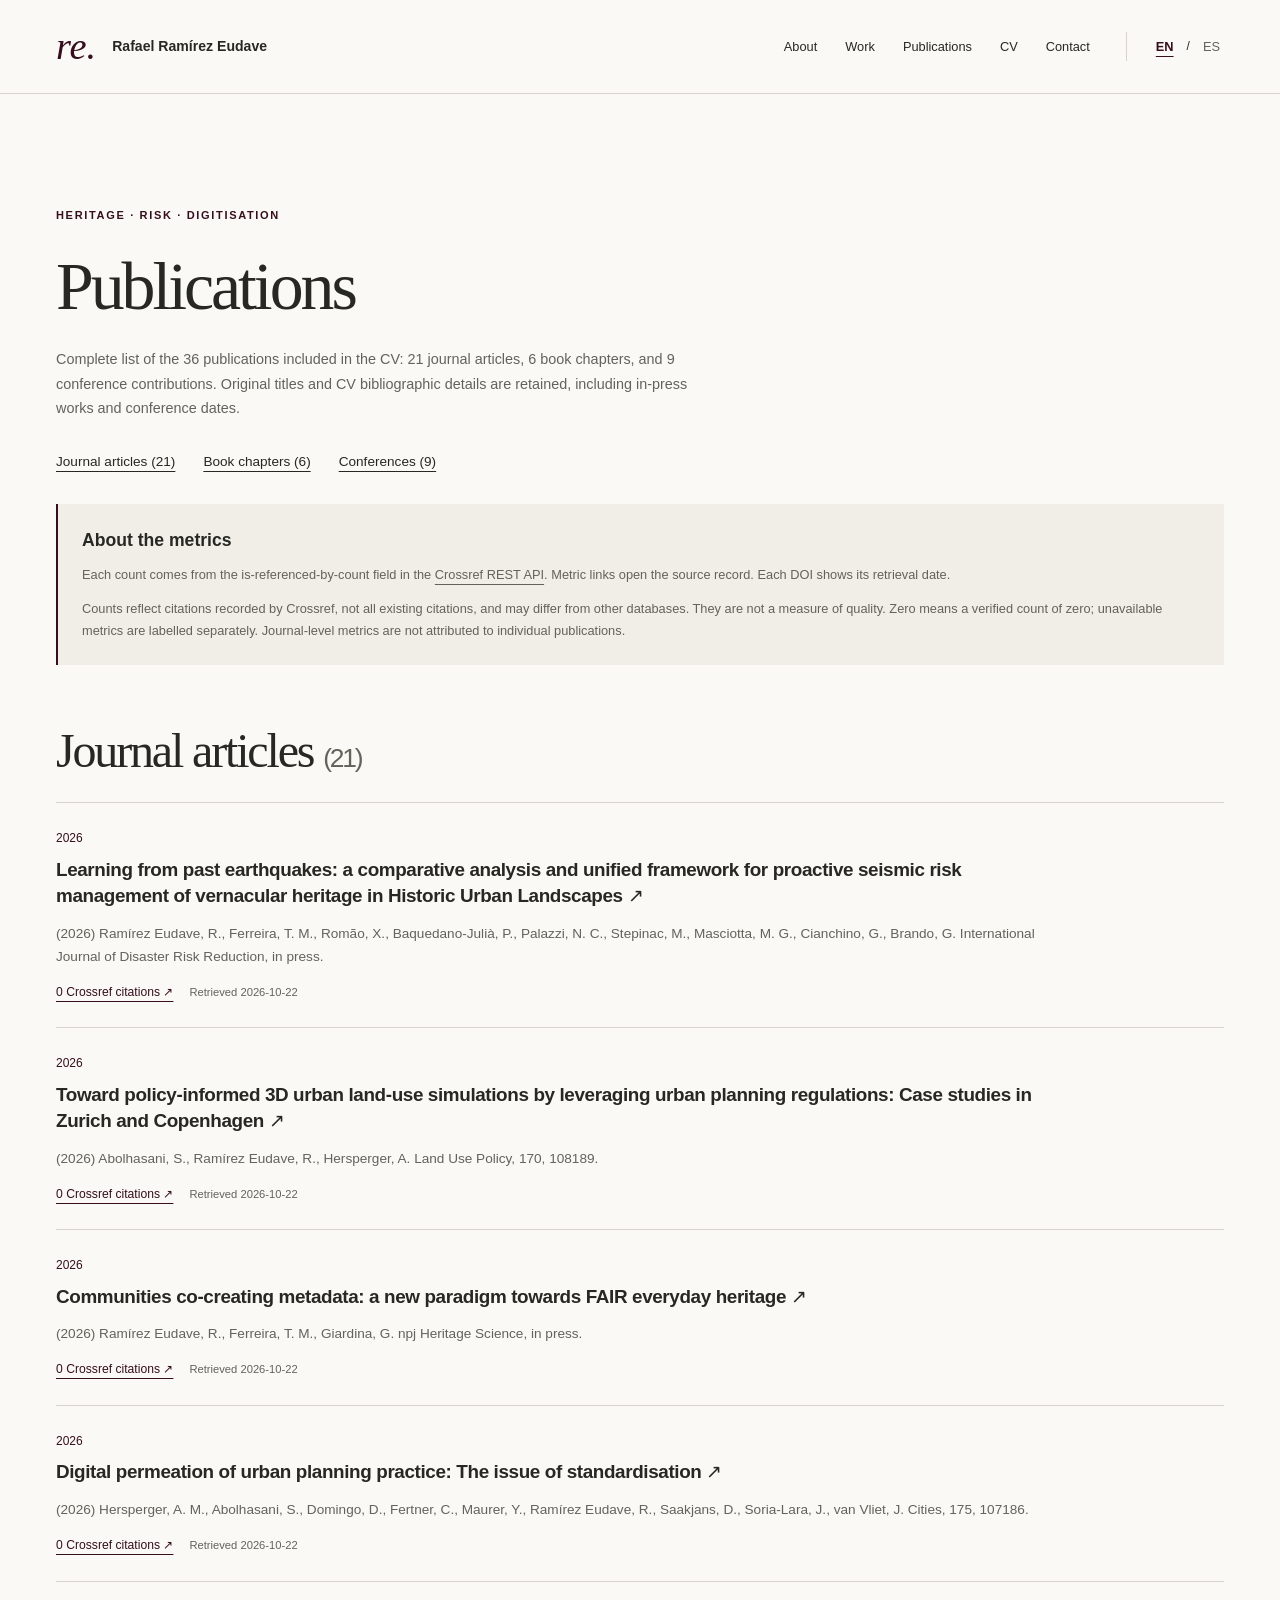
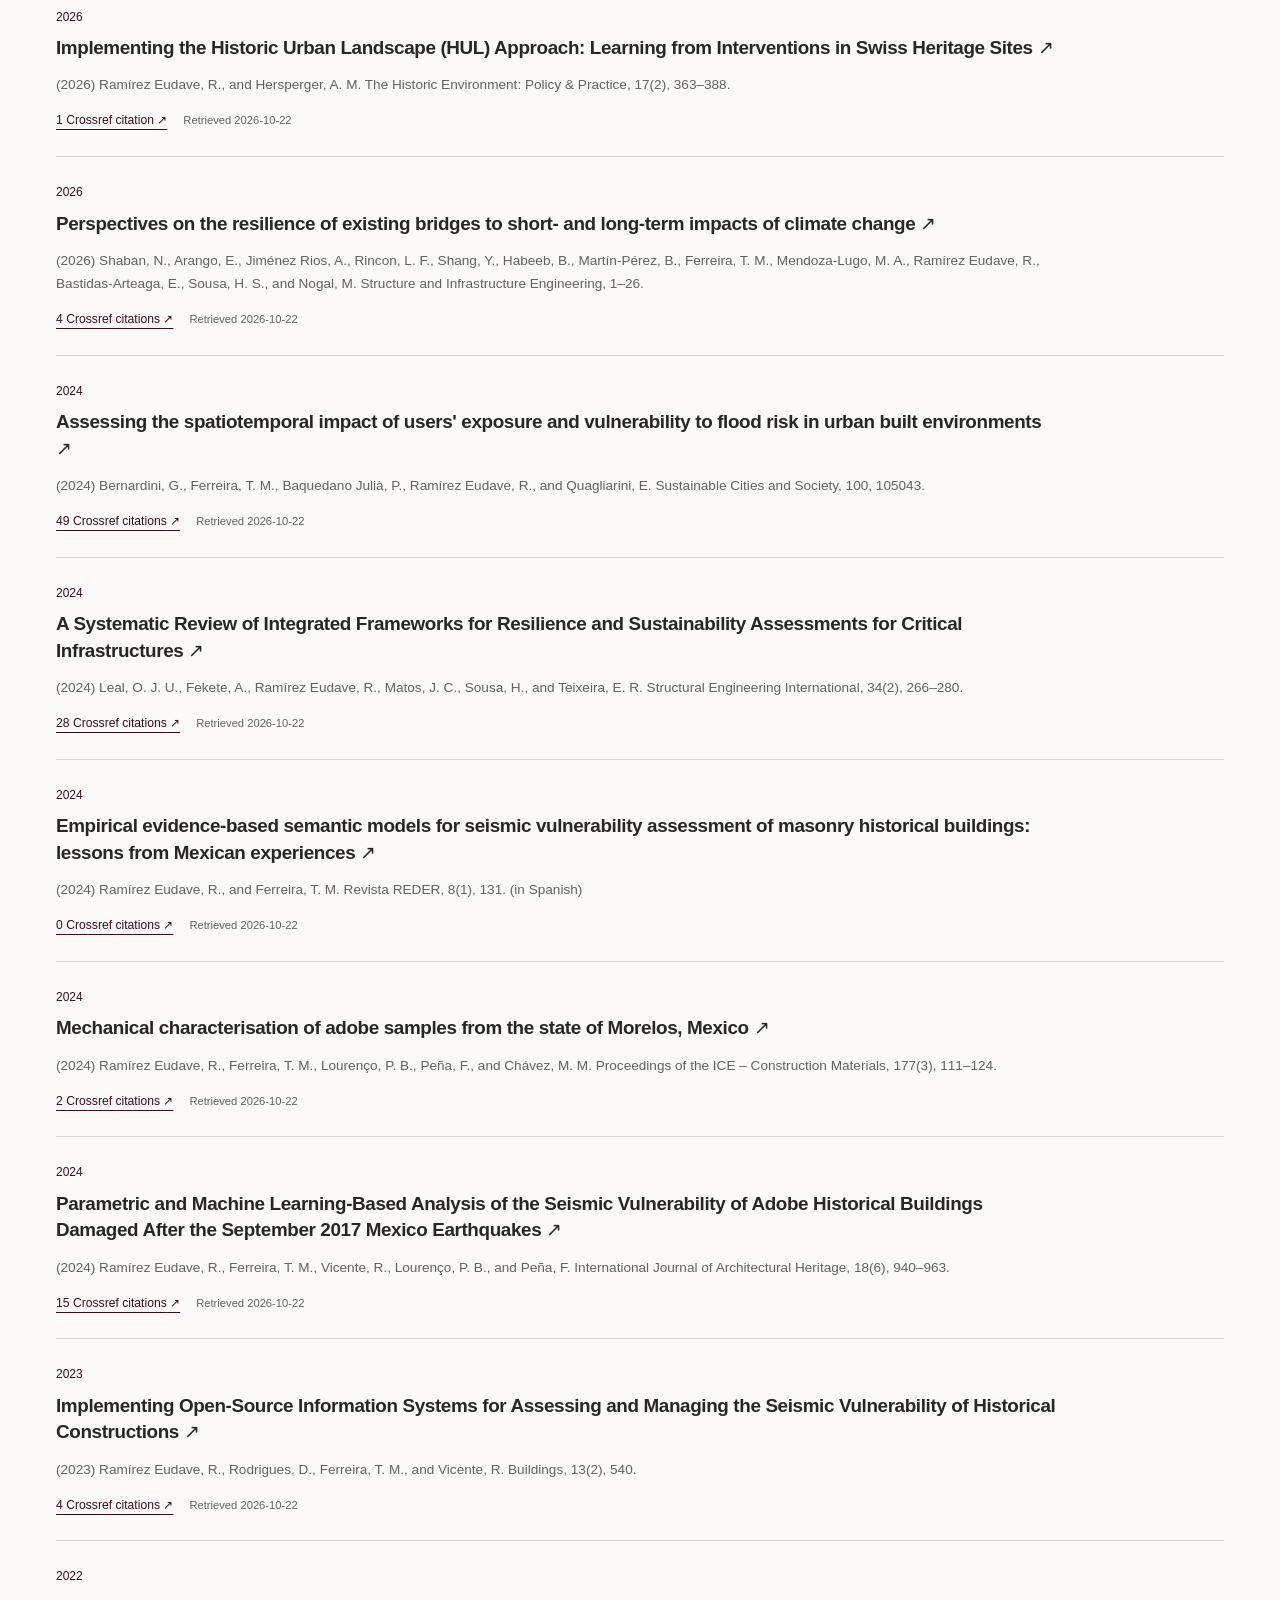
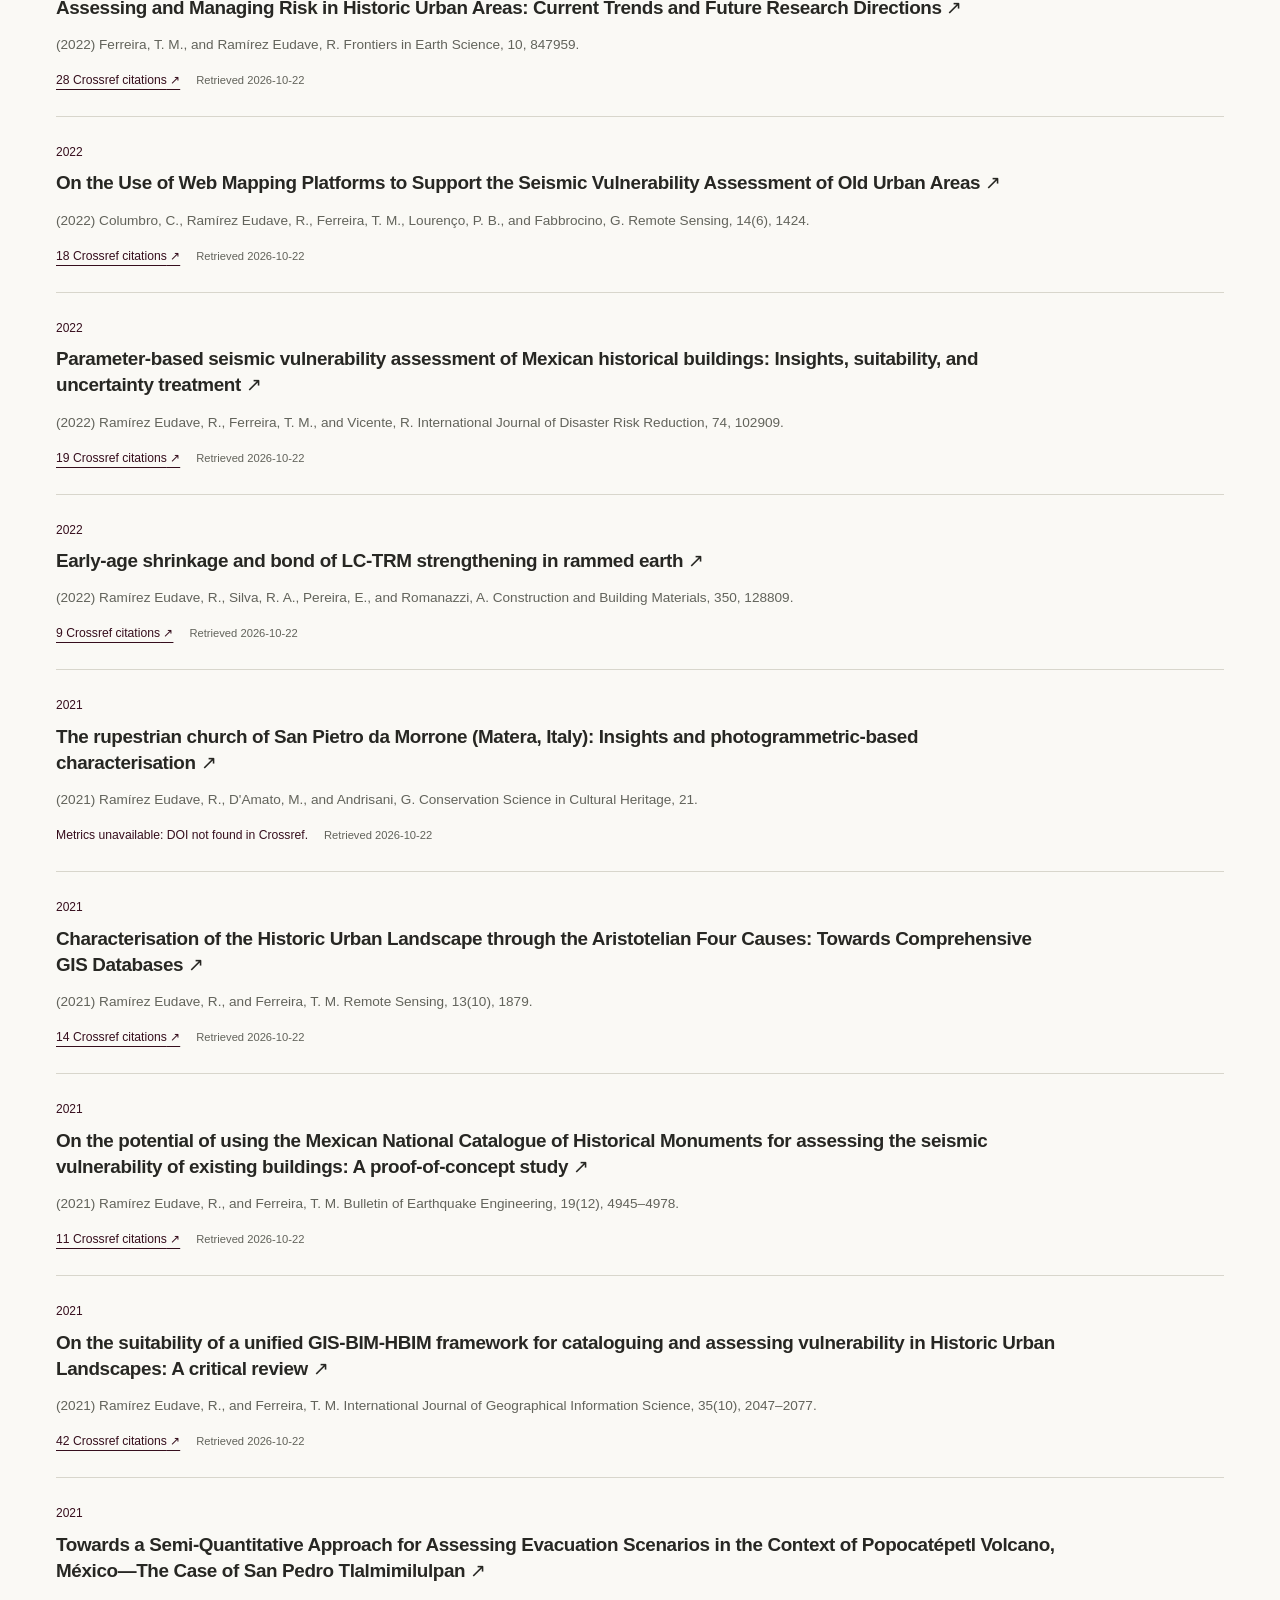
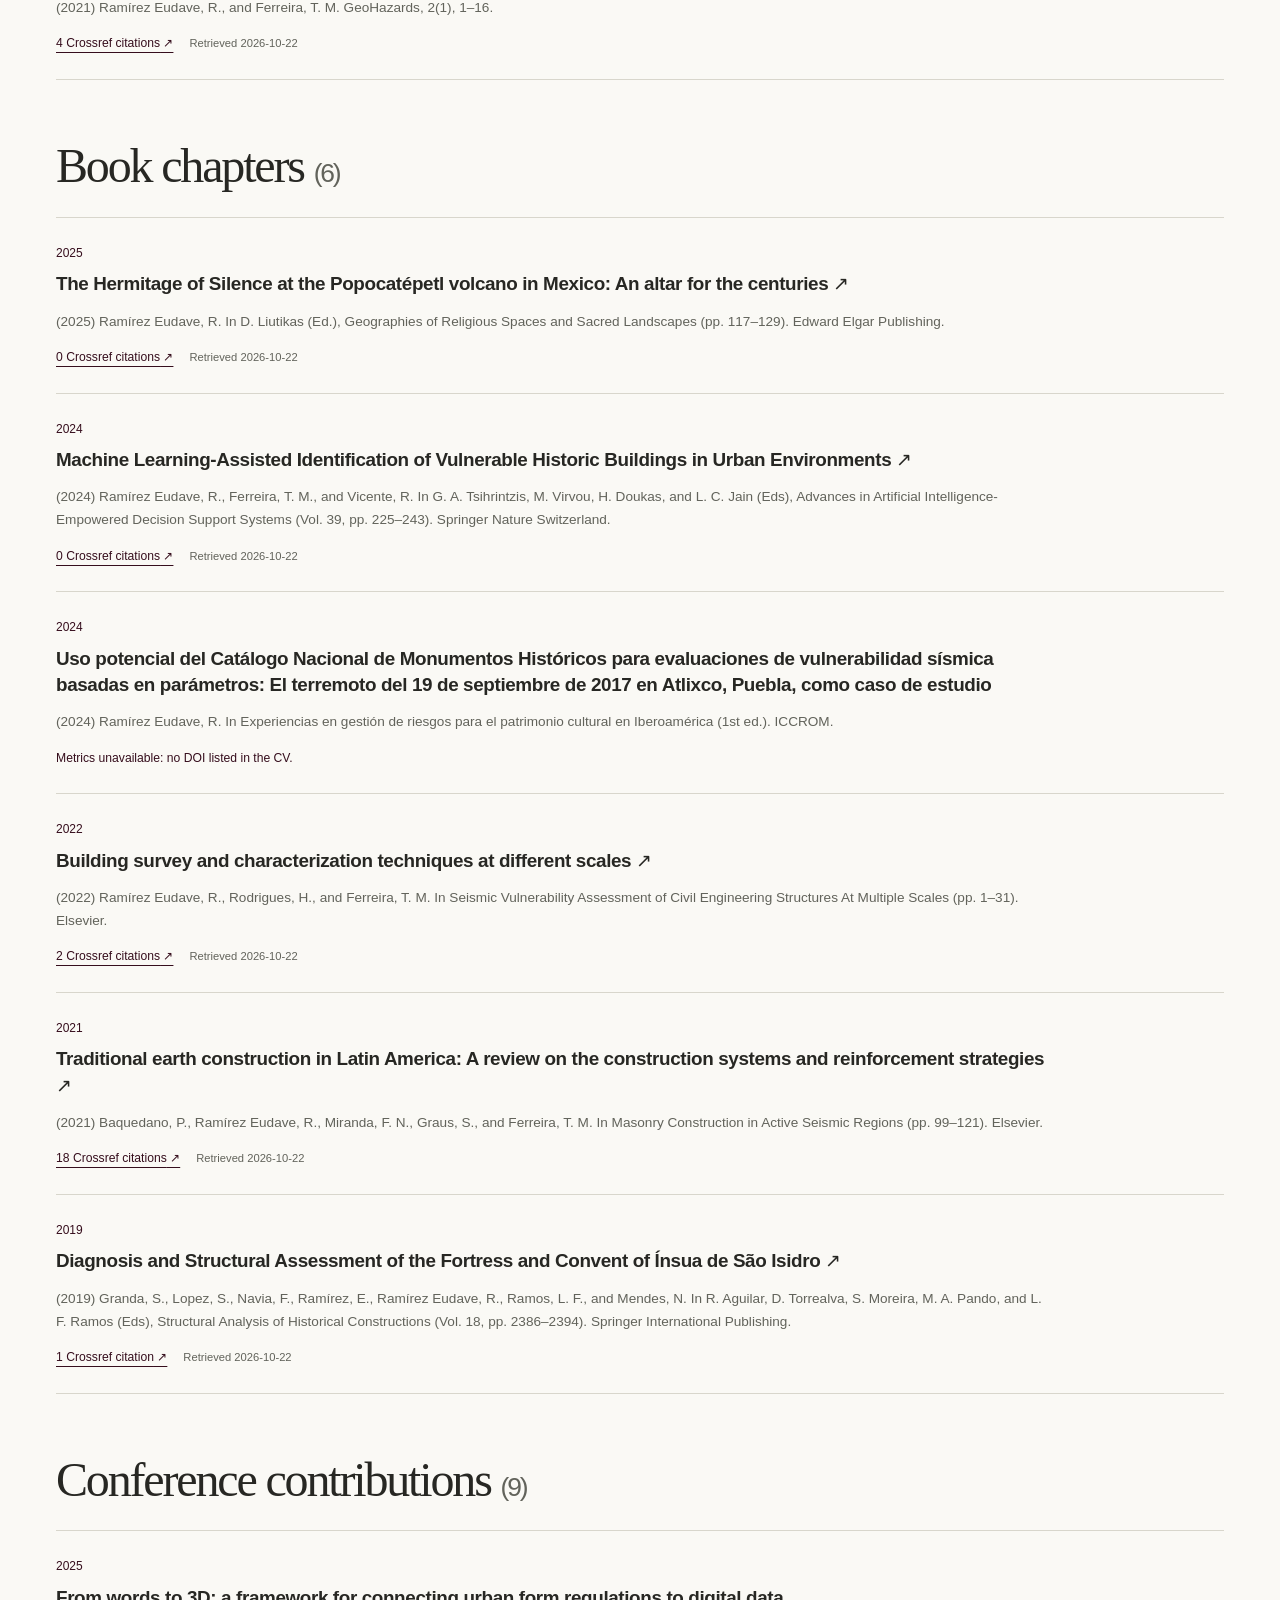
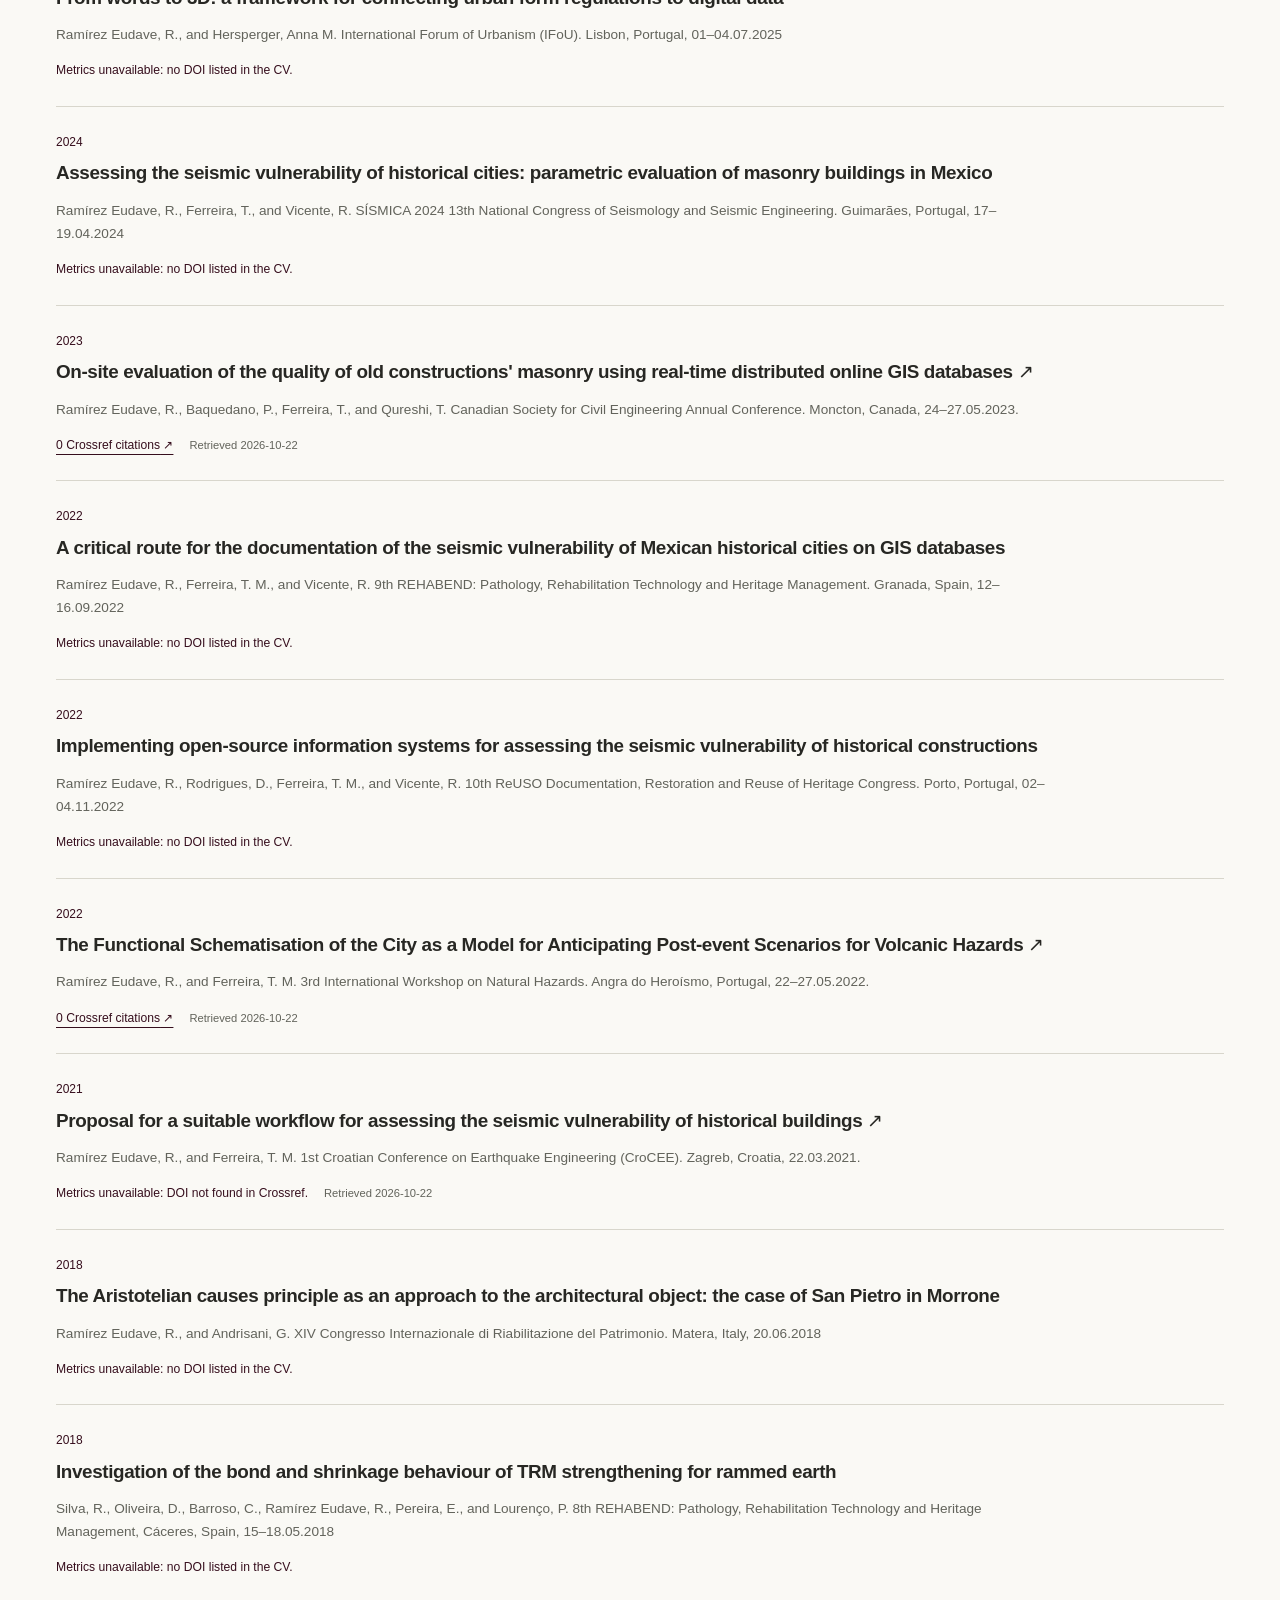
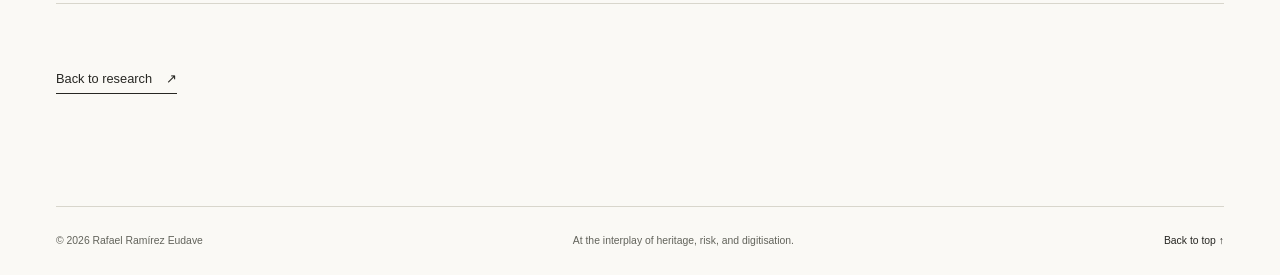
<file: publications.html>
<!doctype html>
<html lang="en">
<head>
  <meta charset="utf-8">
  <meta name="viewport" content="width=device-width, initial-scale=1">
  <title>Publications | Rafael Ramírez Eudave</title>
  <meta name="description" content="Complete CV publication list of Rafael Ramírez Eudave: journal articles, book chapters, and conference contributions, with dated Crossref citation counts.">
  <meta name="theme-color" content="#360e1d">
  <meta property="og:title" content="Publications | Rafael Ramírez Eudave">
  <meta property="og:description" content="Journal articles, book chapters, and conference contributions, with dated Crossref citation counts.">
  <meta property="og:type" content="website">
  <meta property="og:url" content="https://r-eudave.github.io/publications.html">
  <meta property="og:image" content="https://r-eudave.github.io/assets/heritage-model.jpg">
  <meta property="og:image:alt" content="Photogrammetric reconstruction of the Igreja dos Grilos in Porto">
  <link rel="canonical" href="https://r-eudave.github.io/publications.html">
  <link rel="alternate" hreflang="en" href="https://r-eudave.github.io/publications.html?lang=en">
  <link rel="alternate" hreflang="es" href="https://r-eudave.github.io/publications.html?lang=es">
  <link rel="alternate" hreflang="x-default" href="https://r-eudave.github.io/publications.html">
  <link rel="icon" href="assets/favicon.svg" type="image/svg+xml">
  <link rel="stylesheet" href="styles.css">
  <script src="script.js" defer></script>
</head>
<body data-page="publications">
  <a class="skip-link" href="#main" data-es="Saltar al contenido">Skip to content</a>
  <header class="site-header">
    <a class="wordmark" href="index.html" data-local-page aria-label="Rafael Ramírez Eudave"><span class="monogram" aria-hidden="true">re.</span><span>Rafael Ramírez Eudave</span></a>
    <nav aria-label="Main navigation" data-es-aria="Navegación principal">
      <a href="index.html#about" data-local-page data-es="Perfil">About</a>
      <a href="index.html#work" data-local-page data-es="Proyectos">Work</a>
      <a href="publications.html" data-local-page aria-current="page" data-es="Publicaciones">Publications</a>
      <a href="cv.html" data-local-page data-es="CV">CV</a>
      <a href="index.html#contact" data-local-page data-es="Contacto">Contact</a>
    </nav>
    <div class="language-switch" role="group" aria-label="Language" data-es-aria="Idioma">
      <a href="?lang=en" lang="en" hreflang="en" data-language="en" aria-current="true">EN</a>
      <span aria-hidden="true">/</span>
      <a href="?lang=es" lang="es" hreflang="es" data-language="es">ES</a>
    </div>
  </header>
  <main class="section-wrap section-space" id="main">
    <p class="eyebrow" data-es="Patrimonio · Riesgo · Digitalización">Heritage · Risk · Digitisation</p>
    <h1 data-es="Publicaciones">Publications</h1>
    <p class="section-intro" data-es="Lista completa de las 36 publicaciones incluidas en el CV: 21 artículos en revistas, 6 capítulos de libro y 9 contribuciones a congresos. Se conservan los títulos originales y los datos bibliográficos del CV, incluidos los trabajos en prensa y las fechas de los congresos.">Complete list of the 36 publications included in the CV: 21 journal articles, 6 book chapters, and 9 conference contributions. Original titles and CV bibliographic details are retained, including in-press works and conference dates.</p>
    <nav class="publication-navigation" aria-label="Publication categories" data-es-aria="Categorías de publicaciones">
      <a href="#journal" data-es="Artículos (21)">Journal articles (21)</a>
      <a href="#chapter" data-es="Capítulos (6)">Book chapters (6)</a>
      <a href="#conference" data-es="Congresos (9)">Conferences (9)</a>
    </nav>
    <aside class="metrics-note" aria-labelledby="metrics-title">
      <h2 id="metrics-title" data-es="Sobre las métricas">About the metrics</h2>
      <p><span data-es="Cada recuento procede del campo is-referenced-by-count de">Each count comes from the is-referenced-by-count field in the</span> <a href="https://www.crossref.org/documentation/retrieve-metadata/rest-api/" data-es="API REST de Crossref">Crossref REST API</a>. <span data-es="Los enlaces de las métricas abren el registro fuente. Se indica la fecha de consulta para cada DOI.">Metric links open the source record. Each DOI shows its retrieval date.</span></p>
      <p data-es="Los recuentos reflejan las citas registradas por Crossref, no todas las citas existentes, y pueden diferir de otras bases de datos. No son una medida de calidad. Un cero indica un recuento verificado de cero; la falta de métricas se señala por separado. No se atribuyen métricas de revista a publicaciones individuales.">Counts reflect citations recorded by Crossref, not all existing citations, and may differ from other databases. They are not a measure of quality. Zero means a verified count of zero; unavailable metrics are labelled separately. Journal-level metrics are not attributed to individual publications.</p>
    </aside>
    <!-- PUBLICATIONS:START -->
<section class="publication-category" id="journal" aria-labelledby="journal-title"><h2 id="journal-title"><span data-es="Artículos en revistas">Journal articles</span> <span class="publication-count">(21)</span></h2><ol class="publication-list">
<li class="publication-entry"><p class="publication-year">2026</p><h3><a href="https://doi.org/10.1016/j.ijdrr.2026.106344">Learning from past earthquakes: a comparative analysis and unified framework for proactive seismic risk management of vernacular heritage in Historic Urban Landscapes <span aria-hidden="true">↗</span></a></h3><p class="publication-citation">(2026) Ramírez Eudave, R., Ferreira, T. M., Romão, X., Baquedano-Julià, P., Palazzi, N. C., Stepinac, M., Masciotta, M. G., Cianchino, G., Brando, G. International Journal of Disaster Risk Reduction, in press.</p><p class="publication-metrics"><a class="publication-metric" href="https://api.crossref.org/works/10.1016/j.ijdrr.2026.106344"><span data-es="0 citas en Crossref">0 Crossref citations</span> ↗</a> <span class="metric-date"><span data-es="Consultado">Retrieved</span> <time datetime="2026-10-22">2026-10-22</time></span></p></li>
<li class="publication-entry"><p class="publication-year">2026</p><h3><a href="https://doi.org/10.1016/j.landusepol.2026.108189">Toward policy-informed 3D urban land-use simulations by leveraging urban planning regulations: Case studies in Zurich and Copenhagen <span aria-hidden="true">↗</span></a></h3><p class="publication-citation">(2026) Abolhasani, S., Ramírez Eudave, R., Hersperger, A. Land Use Policy, 170, 108189.</p><p class="publication-metrics"><a class="publication-metric" href="https://api.crossref.org/works/10.1016/j.landusepol.2026.108189"><span data-es="0 citas en Crossref">0 Crossref citations</span> ↗</a> <span class="metric-date"><span data-es="Consultado">Retrieved</span> <time datetime="2026-10-22">2026-10-22</time></span></p></li>
<li class="publication-entry"><p class="publication-year">2026</p><h3><a href="https://doi.org/10.1038/s40494-026-02706-1">Communities co-creating metadata: a new paradigm towards FAIR everyday heritage <span aria-hidden="true">↗</span></a></h3><p class="publication-citation">(2026) Ramírez Eudave, R., Ferreira, T. M., Giardina, G. npj Heritage Science, in press.</p><p class="publication-metrics"><a class="publication-metric" href="https://api.crossref.org/works/10.1038/s40494-026-02706-1"><span data-es="0 citas en Crossref">0 Crossref citations</span> ↗</a> <span class="metric-date"><span data-es="Consultado">Retrieved</span> <time datetime="2026-10-22">2026-10-22</time></span></p></li>
<li class="publication-entry"><p class="publication-year">2026</p><h3><a href="https://doi.org/10.1016/j.cities.2026.107186">Digital permeation of urban planning practice: The issue of standardisation <span aria-hidden="true">↗</span></a></h3><p class="publication-citation">(2026) Hersperger, A. M., Abolhasani, S., Domingo, D., Fertner, C., Maurer, Y., Ramírez Eudave, R., Saakjans, D., Soria-Lara, J., van Vliet, J. Cities, 175, 107186.</p><p class="publication-metrics"><a class="publication-metric" href="https://api.crossref.org/works/10.1016/j.cities.2026.107186"><span data-es="0 citas en Crossref">0 Crossref citations</span> ↗</a> <span class="metric-date"><span data-es="Consultado">Retrieved</span> <time datetime="2026-10-22">2026-10-22</time></span></p></li>
<li class="publication-entry"><p class="publication-year">2026</p><h3><a href="https://doi.org/10.1080/17567505.2026.2651675">Implementing the Historic Urban Landscape (HUL) Approach: Learning from Interventions in Swiss Heritage Sites <span aria-hidden="true">↗</span></a></h3><p class="publication-citation">(2026) Ramírez Eudave, R., and Hersperger, A. M. The Historic Environment: Policy &amp; Practice, 17(2), 363–388.</p><p class="publication-metrics"><a class="publication-metric" href="https://api.crossref.org/works/10.1080/17567505.2026.2651675"><span data-es="1 cita en Crossref">1 Crossref citation</span> ↗</a> <span class="metric-date"><span data-es="Consultado">Retrieved</span> <time datetime="2026-10-22">2026-10-22</time></span></p></li>
<li class="publication-entry"><p class="publication-year">2026</p><h3><a href="https://doi.org/10.1080/15732479.2026.2651414">Perspectives on the resilience of existing bridges to short- and long-term impacts of climate change <span aria-hidden="true">↗</span></a></h3><p class="publication-citation">(2026) Shaban, N., Arango, E., Jiménez Rios, A., Rincon, L. F., Shang, Y., Habeeb, B., Martín-Pérez, B., Ferreira, T. M., Mendoza-Lugo, M. A., Ramírez Eudave, R., Bastidas-Arteaga, E., Sousa, H. S., and Nogal, M. Structure and Infrastructure Engineering, 1–26.</p><p class="publication-metrics"><a class="publication-metric" href="https://api.crossref.org/works/10.1080/15732479.2026.2651414"><span data-es="4 citas en Crossref">4 Crossref citations</span> ↗</a> <span class="metric-date"><span data-es="Consultado">Retrieved</span> <time datetime="2026-10-22">2026-10-22</time></span></p></li>
<li class="publication-entry"><p class="publication-year">2024</p><h3><a href="https://doi.org/10.1016/j.scs.2023.105043">Assessing the spatiotemporal impact of users&#39; exposure and vulnerability to flood risk in urban built environments <span aria-hidden="true">↗</span></a></h3><p class="publication-citation">(2024) Bernardini, G., Ferreira, T. M., Baquedano Julià, P., Ramírez Eudave, R., and Quagliarini, E. Sustainable Cities and Society, 100, 105043.</p><p class="publication-metrics"><a class="publication-metric" href="https://api.crossref.org/works/10.1016/j.scs.2023.105043"><span data-es="49 citas en Crossref">49 Crossref citations</span> ↗</a> <span class="metric-date"><span data-es="Consultado">Retrieved</span> <time datetime="2026-10-22">2026-10-22</time></span></p></li>
<li class="publication-entry"><p class="publication-year">2024</p><h3><a href="https://doi.org/10.1080/10168664.2023.2265965">A Systematic Review of Integrated Frameworks for Resilience and Sustainability Assessments for Critical Infrastructures <span aria-hidden="true">↗</span></a></h3><p class="publication-citation">(2024) Leal, O. J. U., Fekete, A., Ramírez Eudave, R., Matos, J. C., Sousa, H., and Teixeira, E. R. Structural Engineering International, 34(2), 266–280.</p><p class="publication-metrics"><a class="publication-metric" href="https://api.crossref.org/works/10.1080/10168664.2023.2265965"><span data-es="28 citas en Crossref">28 Crossref citations</span> ↗</a> <span class="metric-date"><span data-es="Consultado">Retrieved</span> <time datetime="2026-10-22">2026-10-22</time></span></p></li>
<li class="publication-entry"><p class="publication-year">2024</p><h3><a href="https://doi.org/10.55467/reder.v8i1.142">Empirical evidence-based semantic models for seismic vulnerability assessment of masonry historical buildings: lessons from Mexican experiences <span aria-hidden="true">↗</span></a></h3><p class="publication-citation">(2024) Ramírez Eudave, R., and Ferreira, T. M. Revista REDER, 8(1), 131. (in Spanish)</p><p class="publication-metrics"><a class="publication-metric" href="https://api.crossref.org/works/10.55467/reder.v8i1.142"><span data-es="0 citas en Crossref">0 Crossref citations</span> ↗</a> <span class="metric-date"><span data-es="Consultado">Retrieved</span> <time datetime="2026-10-22">2026-10-22</time></span></p></li>
<li class="publication-entry"><p class="publication-year">2024</p><h3><a href="https://doi.org/10.1680/jcoma.23.00021">Mechanical characterisation of adobe samples from the state of Morelos, Mexico <span aria-hidden="true">↗</span></a></h3><p class="publication-citation">(2024) Ramírez Eudave, R., Ferreira, T. M., Lourenço, P. B., Peña, F., and Chávez, M. M. Proceedings of the ICE – Construction Materials, 177(3), 111–124.</p><p class="publication-metrics"><a class="publication-metric" href="https://api.crossref.org/works/10.1680/jcoma.23.00021"><span data-es="2 citas en Crossref">2 Crossref citations</span> ↗</a> <span class="metric-date"><span data-es="Consultado">Retrieved</span> <time datetime="2026-10-22">2026-10-22</time></span></p></li>
<li class="publication-entry"><p class="publication-year">2024</p><h3><a href="https://doi.org/10.1080/15583058.2023.2200739">Parametric and Machine Learning-Based Analysis of the Seismic Vulnerability of Adobe Historical Buildings Damaged After the September 2017 Mexico Earthquakes <span aria-hidden="true">↗</span></a></h3><p class="publication-citation">(2024) Ramírez Eudave, R., Ferreira, T. M., Vicente, R., Lourenço, P. B., and Peña, F. International Journal of Architectural Heritage, 18(6), 940–963.</p><p class="publication-metrics"><a class="publication-metric" href="https://api.crossref.org/works/10.1080/15583058.2023.2200739"><span data-es="15 citas en Crossref">15 Crossref citations</span> ↗</a> <span class="metric-date"><span data-es="Consultado">Retrieved</span> <time datetime="2026-10-22">2026-10-22</time></span></p></li>
<li class="publication-entry"><p class="publication-year">2023</p><h3><a href="https://doi.org/10.3390/buildings13020540">Implementing Open-Source Information Systems for Assessing and Managing the Seismic Vulnerability of Historical Constructions <span aria-hidden="true">↗</span></a></h3><p class="publication-citation">(2023) Ramírez Eudave, R., Rodrigues, D., Ferreira, T. M., and Vicente, R. Buildings, 13(2), 540.</p><p class="publication-metrics"><a class="publication-metric" href="https://api.crossref.org/works/10.3390/buildings13020540"><span data-es="4 citas en Crossref">4 Crossref citations</span> ↗</a> <span class="metric-date"><span data-es="Consultado">Retrieved</span> <time datetime="2026-10-22">2026-10-22</time></span></p></li>
<li class="publication-entry"><p class="publication-year">2022</p><h3><a href="https://doi.org/10.3389/feart.2022.847959">Assessing and Managing Risk in Historic Urban Areas: Current Trends and Future Research Directions <span aria-hidden="true">↗</span></a></h3><p class="publication-citation">(2022) Ferreira, T. M., and Ramírez Eudave, R. Frontiers in Earth Science, 10, 847959.</p><p class="publication-metrics"><a class="publication-metric" href="https://api.crossref.org/works/10.3389/feart.2022.847959"><span data-es="28 citas en Crossref">28 Crossref citations</span> ↗</a> <span class="metric-date"><span data-es="Consultado">Retrieved</span> <time datetime="2026-10-22">2026-10-22</time></span></p></li>
<li class="publication-entry"><p class="publication-year">2022</p><h3><a href="https://doi.org/10.3390/rs14061424">On the Use of Web Mapping Platforms to Support the Seismic Vulnerability Assessment of Old Urban Areas <span aria-hidden="true">↗</span></a></h3><p class="publication-citation">(2022) Columbro, C., Ramírez Eudave, R., Ferreira, T. M., Lourenço, P. B., and Fabbrocino, G. Remote Sensing, 14(6), 1424.</p><p class="publication-metrics"><a class="publication-metric" href="https://api.crossref.org/works/10.3390/rs14061424"><span data-es="18 citas en Crossref">18 Crossref citations</span> ↗</a> <span class="metric-date"><span data-es="Consultado">Retrieved</span> <time datetime="2026-10-22">2026-10-22</time></span></p></li>
<li class="publication-entry"><p class="publication-year">2022</p><h3><a href="https://doi.org/10.1016/j.ijdrr.2022.102909">Parameter-based seismic vulnerability assessment of Mexican historical buildings: Insights, suitability, and uncertainty treatment <span aria-hidden="true">↗</span></a></h3><p class="publication-citation">(2022) Ramírez Eudave, R., Ferreira, T. M., and Vicente, R. International Journal of Disaster Risk Reduction, 74, 102909.</p><p class="publication-metrics"><a class="publication-metric" href="https://api.crossref.org/works/10.1016/j.ijdrr.2022.102909"><span data-es="19 citas en Crossref">19 Crossref citations</span> ↗</a> <span class="metric-date"><span data-es="Consultado">Retrieved</span> <time datetime="2026-10-22">2026-10-22</time></span></p></li>
<li class="publication-entry"><p class="publication-year">2022</p><h3><a href="https://doi.org/10.1016/j.conbuildmat.2022.128809">Early-age shrinkage and bond of LC-TRM strengthening in rammed earth <span aria-hidden="true">↗</span></a></h3><p class="publication-citation">(2022) Ramírez Eudave, R., Silva, R. A., Pereira, E., and Romanazzi, A. Construction and Building Materials, 350, 128809.</p><p class="publication-metrics"><a class="publication-metric" href="https://api.crossref.org/works/10.1016/j.conbuildmat.2022.128809"><span data-es="9 citas en Crossref">9 Crossref citations</span> ↗</a> <span class="metric-date"><span data-es="Consultado">Retrieved</span> <time datetime="2026-10-22">2026-10-22</time></span></p></li>
<li class="publication-entry"><p class="publication-year">2021</p><h3><a href="https://doi.org/10.48255/1973-9494.JCSCH.21.2021.12">The rupestrian church of San Pietro da Morrone (Matera, Italy): Insights and photogrammetric-based characterisation <span aria-hidden="true">↗</span></a></h3><p class="publication-citation">(2021) Ramírez Eudave, R., D&#39;Amato, M., and Andrisani, G. Conservation Science in Cultural Heritage, 21.</p><p class="publication-metrics"><span class="publication-metric" data-es="Métricas no disponibles: DOI no encontrado en Crossref.">Metrics unavailable: DOI not found in Crossref.</span> <span class="metric-date"><span data-es="Consultado">Retrieved</span> <time datetime="2026-10-22">2026-10-22</time></span></p></li>
<li class="publication-entry"><p class="publication-year">2021</p><h3><a href="https://doi.org/10.3390/rs13101879">Characterisation of the Historic Urban Landscape through the Aristotelian Four Causes: Towards Comprehensive GIS Databases <span aria-hidden="true">↗</span></a></h3><p class="publication-citation">(2021) Ramírez Eudave, R., and Ferreira, T. M. Remote Sensing, 13(10), 1879.</p><p class="publication-metrics"><a class="publication-metric" href="https://api.crossref.org/works/10.3390/rs13101879"><span data-es="14 citas en Crossref">14 Crossref citations</span> ↗</a> <span class="metric-date"><span data-es="Consultado">Retrieved</span> <time datetime="2026-10-22">2026-10-22</time></span></p></li>
<li class="publication-entry"><p class="publication-year">2021</p><h3><a href="https://doi.org/10.1007/s10518-021-01154-5">On the potential of using the Mexican National Catalogue of Historical Monuments for assessing the seismic vulnerability of existing buildings: A proof-of-concept study <span aria-hidden="true">↗</span></a></h3><p class="publication-citation">(2021) Ramírez Eudave, R., and Ferreira, T. M. Bulletin of Earthquake Engineering, 19(12), 4945–4978.</p><p class="publication-metrics"><a class="publication-metric" href="https://api.crossref.org/works/10.1007/s10518-021-01154-5"><span data-es="11 citas en Crossref">11 Crossref citations</span> ↗</a> <span class="metric-date"><span data-es="Consultado">Retrieved</span> <time datetime="2026-10-22">2026-10-22</time></span></p></li>
<li class="publication-entry"><p class="publication-year">2021</p><h3><a href="https://doi.org/10.1080/13658816.2020.1844208">On the suitability of a unified GIS-BIM-HBIM framework for cataloguing and assessing vulnerability in Historic Urban Landscapes: A critical review <span aria-hidden="true">↗</span></a></h3><p class="publication-citation">(2021) Ramírez Eudave, R., and Ferreira, T. M. International Journal of Geographical Information Science, 35(10), 2047–2077.</p><p class="publication-metrics"><a class="publication-metric" href="https://api.crossref.org/works/10.1080/13658816.2020.1844208"><span data-es="42 citas en Crossref">42 Crossref citations</span> ↗</a> <span class="metric-date"><span data-es="Consultado">Retrieved</span> <time datetime="2026-10-22">2026-10-22</time></span></p></li>
<li class="publication-entry"><p class="publication-year">2021</p><h3><a href="https://doi.org/10.3390/geohazards2010001">Towards a Semi-Quantitative Approach for Assessing Evacuation Scenarios in the Context of Popocatépetl Volcano, México—The Case of San Pedro Tlalmimilulpan <span aria-hidden="true">↗</span></a></h3><p class="publication-citation">(2021) Ramírez Eudave, R., and Ferreira, T. M. GeoHazards, 2(1), 1–16.</p><p class="publication-metrics"><a class="publication-metric" href="https://api.crossref.org/works/10.3390/geohazards2010001"><span data-es="4 citas en Crossref">4 Crossref citations</span> ↗</a> <span class="metric-date"><span data-es="Consultado">Retrieved</span> <time datetime="2026-10-22">2026-10-22</time></span></p></li>
</ol></section>
<section class="publication-category" id="chapter" aria-labelledby="chapter-title"><h2 id="chapter-title"><span data-es="Capítulos de libro">Book chapters</span> <span class="publication-count">(6)</span></h2><ol class="publication-list">
<li class="publication-entry"><p class="publication-year">2025</p><h3><a href="https://doi.org/10.4337/9781035343829.00014">The Hermitage of Silence at the Popocatépetl volcano in Mexico: An altar for the centuries <span aria-hidden="true">↗</span></a></h3><p class="publication-citation">(2025) Ramírez Eudave, R. In D. Liutikas (Ed.), Geographies of Religious Spaces and Sacred Landscapes (pp. 117–129). Edward Elgar Publishing.</p><p class="publication-metrics"><a class="publication-metric" href="https://api.crossref.org/works/10.4337/9781035343829.00014"><span data-es="0 citas en Crossref">0 Crossref citations</span> ↗</a> <span class="metric-date"><span data-es="Consultado">Retrieved</span> <time datetime="2026-10-22">2026-10-22</time></span></p></li>
<li class="publication-entry"><p class="publication-year">2024</p><h3><a href="https://doi.org/10.1007/978-3-031-62316-5_9">Machine Learning-Assisted Identification of Vulnerable Historic Buildings in Urban Environments <span aria-hidden="true">↗</span></a></h3><p class="publication-citation">(2024) Ramírez Eudave, R., Ferreira, T. M., and Vicente, R. In G. A. Tsihrintzis, M. Virvou, H. Doukas, and L. C. Jain (Eds), Advances in Artificial Intelligence-Empowered Decision Support Systems (Vol. 39, pp. 225–243). Springer Nature Switzerland.</p><p class="publication-metrics"><a class="publication-metric" href="https://api.crossref.org/works/10.1007/978-3-031-62316-5_9"><span data-es="0 citas en Crossref">0 Crossref citations</span> ↗</a> <span class="metric-date"><span data-es="Consultado">Retrieved</span> <time datetime="2026-10-22">2026-10-22</time></span></p></li>
<li class="publication-entry"><p class="publication-year">2024</p><h3>Uso potencial del Catálogo Nacional de Monumentos Históricos para evaluaciones de vulnerabilidad sísmica basadas en parámetros: El terremoto del 19 de septiembre de 2017 en Atlixco, Puebla, como caso de estudio</h3><p class="publication-citation">(2024) Ramírez Eudave, R. In Experiencias en gestión de riesgos para el patrimonio cultural en Iberoamérica (1st ed.). ICCROM.</p><p class="publication-metrics"><span class="publication-metric" data-es="Métricas no disponibles: no se indica DOI en el CV.">Metrics unavailable: no DOI listed in the CV.</span></p></li>
<li class="publication-entry"><p class="publication-year">2022</p><h3><a href="https://doi.org/10.1016/B978-0-12-824071-7.00012-3">Building survey and characterization techniques at different scales <span aria-hidden="true">↗</span></a></h3><p class="publication-citation">(2022) Ramírez Eudave, R., Rodrigues, H., and Ferreira, T. M. In Seismic Vulnerability Assessment of Civil Engineering Structures At Multiple Scales (pp. 1–31). Elsevier.</p><p class="publication-metrics"><a class="publication-metric" href="https://api.crossref.org/works/10.1016/B978-0-12-824071-7.00012-3"><span data-es="2 citas en Crossref">2 Crossref citations</span> ↗</a> <span class="metric-date"><span data-es="Consultado">Retrieved</span> <time datetime="2026-10-22">2026-10-22</time></span></p></li>
<li class="publication-entry"><p class="publication-year">2021</p><h3><a href="https://doi.org/10.1016/B978-0-12-821087-1.00011-9">Traditional earth construction in Latin America: A review on the construction systems and reinforcement strategies <span aria-hidden="true">↗</span></a></h3><p class="publication-citation">(2021) Baquedano, P., Ramírez Eudave, R., Miranda, F. N., Graus, S., and Ferreira, T. M. In Masonry Construction in Active Seismic Regions (pp. 99–121). Elsevier.</p><p class="publication-metrics"><a class="publication-metric" href="https://api.crossref.org/works/10.1016/B978-0-12-821087-1.00011-9"><span data-es="18 citas en Crossref">18 Crossref citations</span> ↗</a> <span class="metric-date"><span data-es="Consultado">Retrieved</span> <time datetime="2026-10-22">2026-10-22</time></span></p></li>
<li class="publication-entry"><p class="publication-year">2019</p><h3><a href="https://doi.org/10.1007/978-3-319-99441-3_256">Diagnosis and Structural Assessment of the Fortress and Convent of Ínsua de São Isidro <span aria-hidden="true">↗</span></a></h3><p class="publication-citation">(2019) Granda, S., Lopez, S., Navia, F., Ramírez, E., Ramírez Eudave, R., Ramos, L. F., and Mendes, N. In R. Aguilar, D. Torrealva, S. Moreira, M. A. Pando, and L. F. Ramos (Eds), Structural Analysis of Historical Constructions (Vol. 18, pp. 2386–2394). Springer International Publishing.</p><p class="publication-metrics"><a class="publication-metric" href="https://api.crossref.org/works/10.1007/978-3-319-99441-3_256"><span data-es="1 cita en Crossref">1 Crossref citation</span> ↗</a> <span class="metric-date"><span data-es="Consultado">Retrieved</span> <time datetime="2026-10-22">2026-10-22</time></span></p></li>
</ol></section>
<section class="publication-category" id="conference" aria-labelledby="conference-title"><h2 id="conference-title"><span data-es="Contribuciones a congresos">Conference contributions</span> <span class="publication-count">(9)</span></h2><ol class="publication-list">
<li class="publication-entry"><p class="publication-year">2025</p><h3>From words to 3D: a framework for connecting urban form regulations to digital data</h3><p class="publication-citation">Ramírez Eudave, R., and Hersperger, Anna M. International Forum of Urbanism (IFoU). Lisbon, Portugal, 01–04.07.2025</p><p class="publication-metrics"><span class="publication-metric" data-es="Métricas no disponibles: no se indica DOI en el CV.">Metrics unavailable: no DOI listed in the CV.</span></p></li>
<li class="publication-entry"><p class="publication-year">2024</p><h3>Assessing the seismic vulnerability of historical cities: parametric evaluation of masonry buildings in Mexico</h3><p class="publication-citation">Ramírez Eudave, R., Ferreira, T., and Vicente, R. SÍSMICA 2024 13th National Congress of Seismology and Seismic Engineering. Guimarães, Portugal, 17–19.04.2024</p><p class="publication-metrics"><span class="publication-metric" data-es="Métricas no disponibles: no se indica DOI en el CV.">Metrics unavailable: no DOI listed in the CV.</span></p></li>
<li class="publication-entry"><p class="publication-year">2023</p><h3><a href="https://doi.org/10.1007/978-3-031-61539-9_31">On-site evaluation of the quality of old constructions&#39; masonry using real-time distributed online GIS databases <span aria-hidden="true">↗</span></a></h3><p class="publication-citation">Ramírez Eudave, R., Baquedano, P., Ferreira, T., and Qureshi, T. Canadian Society for Civil Engineering Annual Conference. Moncton, Canada, 24–27.05.2023.</p><p class="publication-metrics"><a class="publication-metric" href="https://api.crossref.org/works/10.1007/978-3-031-61539-9_31"><span data-es="0 citas en Crossref">0 Crossref citations</span> ↗</a> <span class="metric-date"><span data-es="Consultado">Retrieved</span> <time datetime="2026-10-22">2026-10-22</time></span></p></li>
<li class="publication-entry"><p class="publication-year">2022</p><h3>A critical route for the documentation of the seismic vulnerability of Mexican historical cities on GIS databases</h3><p class="publication-citation">Ramírez Eudave, R., Ferreira, T. M., and Vicente, R. 9th REHABEND: Pathology, Rehabilitation Technology and Heritage Management. Granada, Spain, 12–16.09.2022</p><p class="publication-metrics"><span class="publication-metric" data-es="Métricas no disponibles: no se indica DOI en el CV.">Metrics unavailable: no DOI listed in the CV.</span></p></li>
<li class="publication-entry"><p class="publication-year">2022</p><h3>Implementing open-source information systems for assessing the seismic vulnerability of historical constructions</h3><p class="publication-citation">Ramírez Eudave, R., Rodrigues, D., Ferreira, T. M., and Vicente, R. 10th ReUSO Documentation, Restoration and Reuse of Heritage Congress. Porto, Portugal, 02–04.11.2022</p><p class="publication-metrics"><span class="publication-metric" data-es="Métricas no disponibles: no se indica DOI en el CV.">Metrics unavailable: no DOI listed in the CV.</span></p></li>
<li class="publication-entry"><p class="publication-year">2022</p><h3><a href="https://doi.org/10.1007/978-3-031-25042-2_22">The Functional Schematisation of the City as a Model for Anticipating Post-event Scenarios for Volcanic Hazards <span aria-hidden="true">↗</span></a></h3><p class="publication-citation">Ramírez Eudave, R., and Ferreira, T. M. 3rd International Workshop on Natural Hazards. Angra do Heroísmo, Portugal, 22–27.05.2022.</p><p class="publication-metrics"><a class="publication-metric" href="https://api.crossref.org/works/10.1007/978-3-031-25042-2_22"><span data-es="0 citas en Crossref">0 Crossref citations</span> ↗</a> <span class="metric-date"><span data-es="Consultado">Retrieved</span> <time datetime="2026-10-22">2026-10-22</time></span></p></li>
<li class="publication-entry"><p class="publication-year">2021</p><h3><a href="https://doi.org/10.5592/CO/1CroCEE.21.22">Proposal for a suitable workflow for assessing the seismic vulnerability of historical buildings <span aria-hidden="true">↗</span></a></h3><p class="publication-citation">Ramírez Eudave, R., and Ferreira, T. M. 1st Croatian Conference on Earthquake Engineering (CroCEE). Zagreb, Croatia, 22.03.2021.</p><p class="publication-metrics"><span class="publication-metric" data-es="Métricas no disponibles: DOI no encontrado en Crossref.">Metrics unavailable: DOI not found in Crossref.</span> <span class="metric-date"><span data-es="Consultado">Retrieved</span> <time datetime="2026-10-22">2026-10-22</time></span></p></li>
<li class="publication-entry"><p class="publication-year">2018</p><h3>The Aristotelian causes principle as an approach to the architectural object: the case of San Pietro in Morrone</h3><p class="publication-citation">Ramírez Eudave, R., and Andrisani, G. XIV Congresso Internazionale di Riabilitazione del Patrimonio. Matera, Italy, 20.06.2018</p><p class="publication-metrics"><span class="publication-metric" data-es="Métricas no disponibles: no se indica DOI en el CV.">Metrics unavailable: no DOI listed in the CV.</span></p></li>
<li class="publication-entry"><p class="publication-year">2018</p><h3>Investigation of the bond and shrinkage behaviour of TRM strengthening for rammed earth</h3><p class="publication-citation">Silva, R., Oliveira, D., Barroso, C., Ramírez Eudave, R., Pereira, E., and Lourenço, P. 8th REHABEND: Pathology, Rehabilitation Technology and Heritage Management, Cáceres, Spain, 15–18.05.2018</p><p class="publication-metrics"><span class="publication-metric" data-es="Métricas no disponibles: no se indica DOI en el CV.">Metrics unavailable: no DOI listed in the CV.</span></p></li>
</ol></section>
<!-- PUBLICATIONS:END -->
    <a class="text-link" href="index.html#research" data-local-page><span data-es="Volver a la investigación">Back to research</span> ↗</a>
  </main>
  <footer class="site-footer section-wrap">
    <p>© <span id="year">2026</span> Rafael Ramírez Eudave</p>
    <p data-es="En la intersección del patrimonio, el riesgo y la digitalización.">At the interplay of heritage, risk, and digitisation.</p>
    <a href="#main"><span data-es="Volver arriba">Back to top</span> ↑</a>
  </footer>
  <noscript><p class="noscript-note">The complete list and metrics are available without JavaScript. Enable JavaScript for Spanish interface labels. / La lista completa y las métricas están disponibles sin JavaScript. Activa JavaScript para ver la interfaz en español.</p></noscript>
</body>
</html>
</file>
<file: styles.css>
:root {
  color-scheme: light;
  --ink: #272723;
  --muted: #62635b;
  --paper: #faf9f5;
  --panel: #f0eee7;
  --wine: #360e1d;
  --line: #d8d6cc;
  --serif: Georgia, "Times New Roman", serif;
  --sans: -apple-system, BlinkMacSystemFont, "Segoe UI", Arial, sans-serif;
}
* { box-sizing: border-box; }
html { scroll-behavior: smooth; scroll-padding-top: 100px; }
body { margin: 0; background: var(--paper); color: var(--ink); font: 16px/1.7 var(--sans); }
a { color: inherit; text-underline-offset: 5px; }
a:hover { color: var(--wine); }
a:focus-visible { outline: 3px solid #1d6ab3; outline-offset: 6px; }
img { max-width: 100%; display: block; }
h1, h2, h3, p, figure { margin: 0; }
h1, h2 { font-family: var(--serif); font-weight: 400; letter-spacing: -.045em; line-height: 1.08; }
h1 { font-size: clamp(3.2rem, 5.3vw, 5.6rem); }
h2 { font-size: clamp(2.6rem, 4vw, 4rem); }
h3 { font-size: 1.18rem; font-weight: 550; line-height: 1.4; letter-spacing: -.02em; }
p { color: var(--muted); }
.section-wrap { width: min(1280px, calc(100% - 112px)); margin-inline: auto; }
.section-space { padding-block: 112px; }
.eyebrow { font-size: .69rem; letter-spacing: .15em; text-transform: uppercase; font-weight: 650; margin-bottom: 25px; color: var(--wine); }
.site-header { min-height: 94px; display: flex; align-items: center; gap: 36px; padding: 18px 56px; border-bottom: 1px solid var(--line); }
.wordmark { display: flex; align-items: center; gap: 16px; text-decoration: none; font-size: .88rem; font-weight: 600; margin-right: auto; }
.monogram { font: italic 2.4rem/1 var(--serif); color: var(--wine); }
.site-header nav { display: flex; gap: 28px; }
.site-header nav a, .language-switch a { text-decoration: none; font-size: .8rem; }
.site-header nav a:hover { text-decoration: underline; }
.language-switch { display: flex; gap: 9px; align-items: center; border-left: 1px solid var(--line); padding-left: 25px; font-size: .75rem; }
.language-switch a { color: var(--muted); padding: 4px; }
.language-switch a[aria-current="true"] { color: var(--wine); font-weight: 750; text-decoration: underline; }
.skip-link { position: absolute; top: -100px; left: 16px; z-index: 10; background: var(--paper); padding: 12px; }
.skip-link:focus { top: 8px; }
.hero { display: grid; grid-template-columns: 1.08fr 1fr; gap: 64px; padding-block: 85px 65px; align-items: center; }
.hero .eyebrow { display: flex; align-items: center; gap: 9px; }
.status-dot { width: 7px; height: 7px; background: var(--wine); border-radius: 50%; flex-shrink: 0; }
.hero-description { max-width: 470px; font-size: 1rem; margin-top: 28px; line-height: 1.85; }
.hero-actions { display: flex; align-items: center; gap: 28px; margin-top: 32px; }
.button { display: inline-flex; align-items: center; justify-content: space-between; gap: 32px; padding: 13px 22px; background: var(--wine); color: #fff; font-size: .8rem; text-decoration: none; }
.button:hover { background: #552338; color: #fff; }
.text-link { display: inline-flex; gap: 14px; align-items: baseline; font-size: .8rem; text-decoration: none; border-bottom: 1px solid currentColor; padding-block: 3px; }
.hero-affiliation { display: flex; align-items: stretch; gap: 16px; margin-top: 45px; }
.hero-affiliation p { font-size: .7rem; line-height: 1.8; }
.hero-affiliation strong { font-weight: 500; color: var(--ink); }
.affiliation-rule { width: 2px; background: var(--wine); }
.hero-visual { position: relative; align-self: stretch; display: flex; flex-direction: column; justify-content: center; padding-top: 25px; }
.hero-visual::before { content: ""; position: absolute; inset: 0 0 40px; border: 1px solid var(--line); background-image: linear-gradient(#d8d6cc66 1px, transparent 1px), linear-gradient(90deg, #d8d6cc66 1px, transparent 1px); background-size: 34px 34px; z-index: -1; }
.drawing-label { display: flex; justify-content: space-between; font: .54rem/1.4 monospace; color: var(--muted); padding: 0 20px 40px; letter-spacing: .1em; }
.hero-visual img { width: 100%; height: 280px; object-fit: contain; mix-blend-mode: multiply; padding: 15px; }
.visual-note { display: flex; align-items: center; gap: 15px; padding: 32px 25px 45px; color: var(--wine); font: italic 1.25rem/1.4 var(--serif); }
.crosshair { font: 2rem var(--sans); font-weight: 200; }
figcaption { margin-top: auto; padding-top: 13px; display: flex; gap: 10px; justify-content: space-between; font-size: .61rem; color: var(--muted); }
.discipline-strip { display: flex; justify-content: center; align-items: center; flex-wrap: wrap; gap: 24px 42px; padding: 22px; border-block: 1px solid var(--line); color: var(--muted); font-size: .66rem; letter-spacing: .14em; text-transform: uppercase; }
.discipline-strip [aria-hidden] { color: var(--wine); font-size: 1.1rem; }
.about { display: grid; grid-template-columns: .85fr 1.25fr; gap: 90px; }
.about-content > p { margin-bottom: 22px; }
.about-content .lead { color: var(--ink); font-size: 1.25rem; line-height: 1.7; }
.facts { display: grid; grid-template-columns: repeat(3, 1fr); gap: 20px; border-top: 1px solid var(--line); margin: 40px 0 0; padding-top: 28px; }
.facts dt { color: var(--wine); font: 2.4rem var(--serif); }
.facts dd { margin: 8px 0 0; max-width: 140px; color: var(--muted); font-size: .72rem; line-height: 1.5; }
.work-section, .experience-section { background: var(--panel); }
.section-top { display: flex; justify-content: space-between; align-items: flex-end; gap: 40px; }
.section-top > .text-link { margin-bottom: 8px; white-space: nowrap; }
.section-intro { margin-top: 24px; max-width: 660px; font-size: .9rem; }
.project-grid { display: grid; grid-template-columns: repeat(3, 1fr); gap: 55px 28px; margin-top: 48px; }
.project-image { position: relative; display: block; overflow: hidden; background: #fff; border: 1px solid var(--line); }
.project-image img { width: 100%; height: 245px; object-fit: cover; object-position: top; transition: transform .3s ease; }
.project-image:hover img { transform: scale(1.03); }
.image-arrow { position: absolute; right: 12px; bottom: 12px; display: grid; place-items: center; width: 30px; height: 30px; background: var(--paper); border: 1px solid var(--line); }
.project-meta { display: flex; justify-content: space-between; gap: 12px; font-size: .56rem; text-transform: uppercase; letter-spacing: .08em; margin: 20px 0 11px; }
.project-card > p:not(.project-meta) { font-size: .82rem; line-height: 1.75; margin-top: 12px; }
.project-card > .text-link { margin-top: 20px; }
.research-profiles { display: flex; gap: 25px; }
.research-list { margin-top: 45px; border-top: 1px solid var(--line); }
.research-row { display: grid; grid-template-columns: 70px 1fr 30px; gap: 20px; padding: 28px 0; border-bottom: 1px solid var(--line); text-decoration: none; align-items: baseline; }
.research-row:hover { background: var(--panel); }
.research-year { font-size: .78rem; color: var(--wine); }
.research-row p { font-size: .76rem; margin-top: 7px; }
.row-arrow { font-size: 1.4rem; }
.publication-cta { margin-top: 30px; }
.cv-page { max-width: 1060px; }
.cv-intro { padding-bottom: 40px; }
.cv-intro h1 { font-size: clamp(2.6rem, 5.5vw, 4.4rem); }
.cv-subtitle { margin-top: 14px; color: var(--wine); font: italic 1.15rem/1.5 var(--serif); }
.cv-summary { max-width: 780px; margin-top: 22px; font-size: .92rem; line-height: 1.8; }
.cv-contact { display: flex; flex-wrap: wrap; gap: 8px 24px; margin-top: 22px; font-size: .8rem; }
.cv-contact a { color: var(--wine); }
.cv-toc { display: flex; flex-wrap: wrap; gap: 8px 22px; padding: 18px 0; font-size: .75rem; color: var(--muted); }
.cv-toc a { text-decoration: none; }
.cv-toc a:hover { text-decoration: underline; }
.cv-section, .cv-publications { display: grid; grid-template-columns: 210px minmax(0, 1fr); column-gap: 40px; padding-top: 44px; margin-top: 44px; border-top: 1px solid var(--line); scroll-margin-top: 24px; }
.cv-section > h2, .cv-publications > h2 { grid-column: 1; align-self: start; font: 650 .72rem/1.5 var(--sans); letter-spacing: .14em; text-transform: uppercase; color: var(--wine); }
.cv-section > :not(h2), .cv-publications > :not(h2) { grid-column: 2; }
.cv-section > h2 + *, .cv-publications > h2 + * { margin-top: 0; }
.cv-section > h2, .cv-publications > h2 { grid-row: 1 / span 20; }
.cv-list { display: grid; gap: 22px; }
.cv-entry { display: grid; grid-template-columns: 140px minmax(0, 1fr); column-gap: 24px; break-inside: avoid; }
.cv-entry-heading { display: contents; }
.cv-entry-heading time { grid-column: 1; grid-row: 1; color: var(--muted); font-size: .74rem; line-height: 1.9; }
.cv-entry-heading h3, .cv-entry > h3 { grid-column: 2; grid-row: 1; font-size: 1rem; line-height: 1.5; }
.cv-entry > h3 { grid-column: 1 / -1; }
.cv-entry p { grid-column: 2; font-size: .83rem; line-height: 1.7; margin-top: 4px; }
.cv-entry > h3 + p { grid-column: 1 / -1; }
.cv-entry .cv-institution { color: var(--wine); font-size: .8rem; }
.cv-subheading { margin-top: 36px; font-size: 1rem; }
.cv-bullets { padding: 0; margin: 0; list-style: none; display: grid; gap: 14px; }
.cv-bullets + .cv-subheading, .cv-list + .cv-subheading { margin-top: 36px; }
.cv-bullets li { color: var(--muted); font-size: .83rem; line-height: 1.7; }
.cv-bullets strong, .cv-skills dt { color: var(--ink); font-weight: 600; }
.cv-skills { display: grid; gap: 14px; margin: 0; }
.cv-skills > div { display: grid; grid-template-columns: 200px minmax(0, 1fr); gap: 24px; }
.cv-skills dt { font-size: .83rem; }
.cv-skills dd { margin: 0; color: var(--muted); font-size: .83rem; line-height: 1.7; }
.language-list { display: flex; flex-wrap: wrap; gap: 10px 32px; padding: 0; margin: 0; list-style: none; font-size: .83rem; }
.language-list li span { color: var(--muted); margin-left: 8px; }
.cv-publications p:not(.eyebrow) { max-width: 620px; font-size: .88rem; margin-bottom: 20px; }
.cv-publications .button { justify-self: start; color: white; }
.publication-navigation { display: flex; flex-wrap: wrap; gap: 15px 28px; margin-block: 30px; font-size: .85rem; }
.metrics-note { padding: 24px; background: var(--panel); border-left: 2px solid var(--wine); }
.metrics-note h2 { font: 550 1.1rem/1.4 var(--sans); letter-spacing: 0; }
.metrics-note p { font-size: .8rem; margin-top: 12px; }
.publication-category { margin-block: 60px; }
.publication-category h2 { font-size: clamp(2rem, 4vw, 3rem); }
.publication-count { font: .55em var(--sans); color: var(--muted); }
.publication-list { padding: 0; margin: 25px 0 0; list-style: none; border-top: 1px solid var(--line); }
.publication-entry { padding-block: 25px; border-bottom: 1px solid var(--line); break-inside: avoid; overflow-wrap: anywhere; }
.publication-year { color: var(--wine); font-size: .75rem; margin-bottom: 8px; }
.publication-entry h3 { max-width: 1000px; }
.publication-entry h3 a { text-decoration: none; }
.publication-entry h3 a:hover { text-decoration: underline; }
.publication-citation { font-size: .85rem; margin-top: 12px; max-width: 1000px; }
.publication-metrics { display: flex; flex-wrap: wrap; gap: 8px 16px; margin-top: 14px; align-items: baseline; font-size: .76rem; }
.publication-metric { color: var(--wine); }
.metric-date { font-size: .7rem; }
.experience { display: grid; grid-template-columns: .85fr 1.25fr; gap: 90px; }
.experience > div > p:not(.eyebrow) { max-width: 320px; font-size: .9rem; margin-top: 25px; }
.experience > div > .text-link { margin-top: 28px; }
.timeline { border-left: 1px solid #bbb7aa; padding-left: 30px; }
.timeline article { position: relative; padding-bottom: 35px; }
.timeline article::before { content: ""; width: 7px; height: 7px; border-radius: 50%; background: var(--wine); position: absolute; left: -34px; top: 7px; }
.timeline-date { font-size: .63rem; text-transform: uppercase; letter-spacing: .06em; margin-bottom: 9px; }
.timeline article .institution { color: var(--wine); font-size: .83rem; margin-top: 4px; }
.timeline article p:last-child { font-size: .82rem; margin-top: 10px; }
.education { border-top: 1px solid var(--line); padding-top: 25px; }
.education p { font-size: .76rem; margin-top: 12px; }
.contact { text-align: center; padding-block: 110px; }
.contact > p:not(.eyebrow) { max-width: 550px; margin: 28px auto; font-size: .95rem; }
.contact-email { display: inline-flex; align-items: baseline; gap: 25px; font: clamp(1.2rem, 3vw, 2.5rem) var(--serif); color: var(--wine); padding-bottom: 12px; border-bottom: 1px solid var(--wine); text-decoration: none; }
.contact-links { display: flex; justify-content: center; gap: 35px; margin-top: 35px; font-size: .8rem; }
.contact-links a { text-decoration: none; }
.contact-links a:hover { text-decoration: underline; }
.site-footer { display: flex; flex-wrap: wrap; align-items: center; justify-content: space-between; gap: 15px; padding-block: 25px; border-top: 1px solid var(--line); font-size: .65rem; }
.site-footer > a { text-decoration: none; }
.source-credit { width: 100%; font-size: .6rem; }
.noscript-note { text-align: center; padding: 20px; font-size: .8rem; }
@media (min-width: 1600px) {
  .hero { padding-block: 110px 90px; }
}
@media (max-width: 1050px) {
  .section-wrap { width: calc(100% - 64px); }
  .site-header { padding-inline: 32px; gap: 20px; }
  .site-header nav { gap: 18px; }
  .hero { gap: 32px; }
  .hero-actions { gap: 20px; }
  .about, .experience { gap: 45px; }
  .project-grid { grid-template-columns: repeat(2, 1fr); }
  .section-space { padding-block: 85px; }
}
@media (max-width: 720px) {
  html { scroll-padding-top: 24px; }
  .section-wrap { width: calc(100% - 40px); }
  .site-header { flex-wrap: wrap; padding: 18px 20px; gap: 15px; }
  .wordmark { font-size: .76rem; gap: 10px; }
  .monogram { font-size: 2rem; }
  .site-header nav { order: 3; justify-content: space-between; width: 100%; padding-top: 10px; border-top: 1px solid var(--line); }
  .language-switch { padding-left: 12px; gap: 4px; }
  .hero { grid-template-columns: 1fr; padding-block: 50px; gap: 45px; }
  h1 { font-size: clamp(3rem, 10.5vw, 4.8rem); }
  .hero-description { max-width: 100%; }
  .hero-visual img { height: auto; }
  .drawing-label { padding-bottom: 18px; }
  .visual-note { padding-block: 15px 35px; }
  .discipline-strip { gap: 12px 18px; font-size: .55rem; padding-inline: 20px; }
  .discipline-strip [aria-hidden] { display: none; }
  .about, .experience { grid-template-columns: 1fr; gap: 30px; }
  .section-space { padding-block: 65px; }
  .section-top { flex-direction: column; align-items: flex-start; gap: 20px; }
  .project-grid { gap: 40px 20px; margin-top: 35px; }
  .project-image img { height: 210px; }
  .project-meta { font-size: .52rem; }
  .research-row { grid-template-columns: 45px 1fr 20px; gap: 12px; padding-block: 24px; }
  .research-row h3 { font-size: 1rem; }
  .site-footer > p:nth-child(2) { width: 100%; order: 3; }
  .source-credit { order: 4; }
}
@media (max-width: 480px) {
  .project-grid { grid-template-columns: 1fr; }
  .project-image img { height: 260px; }
  .facts { gap: 12px; }
  .facts dt { font-size: 2rem; }
  .facts dd { font-size: .65rem; }
  .hero-actions { gap: 18px; }
  .button { gap: 18px; padding-inline: 18px; }
  .contact-links { gap: 25px; }
  .cv-section, .cv-publications { display: block; padding-top: 32px; margin-top: 32px; }
  .cv-section > h2, .cv-publications > h2 { margin-bottom: 18px; }
  .cv-entry { grid-template-columns: 1fr; }
  .cv-entry-heading time, .cv-entry-heading h3, .cv-entry p, .cv-entry > h3 { grid-column: 1; grid-row: auto; }
  .cv-entry-heading time { order: -1; }
  .cv-skills > div { grid-template-columns: 1fr; gap: 3px; }
}
@media (prefers-reduced-motion: reduce) {
  html { scroll-behavior: auto; }
  .project-image img { transition: none; }
}
@media print {
  .site-header, .hero-actions, .language-switch, .discipline-strip, .project-image, .hero-visual, .contact-links, .cv-toc { display: none; }
  .section-wrap { width: 100%; }
  .section-space, .hero { padding-block: 25px; }
  .hero, .about, .experience { display: block; }
  .project-grid { grid-template-columns: repeat(2, 1fr); }
  body { font-size: 11pt; background: white; }
  h1, h2 { font-size: 28pt; }
  article, .research-row { break-inside: avoid; }
  .cv-page { max-width: none; }
  .cv-section, .cv-publications { padding-top: 16px; margin-top: 16px; }
  .cv-entry p, .cv-bullets li, .cv-skills dd { color: #333; }
}
</file>
